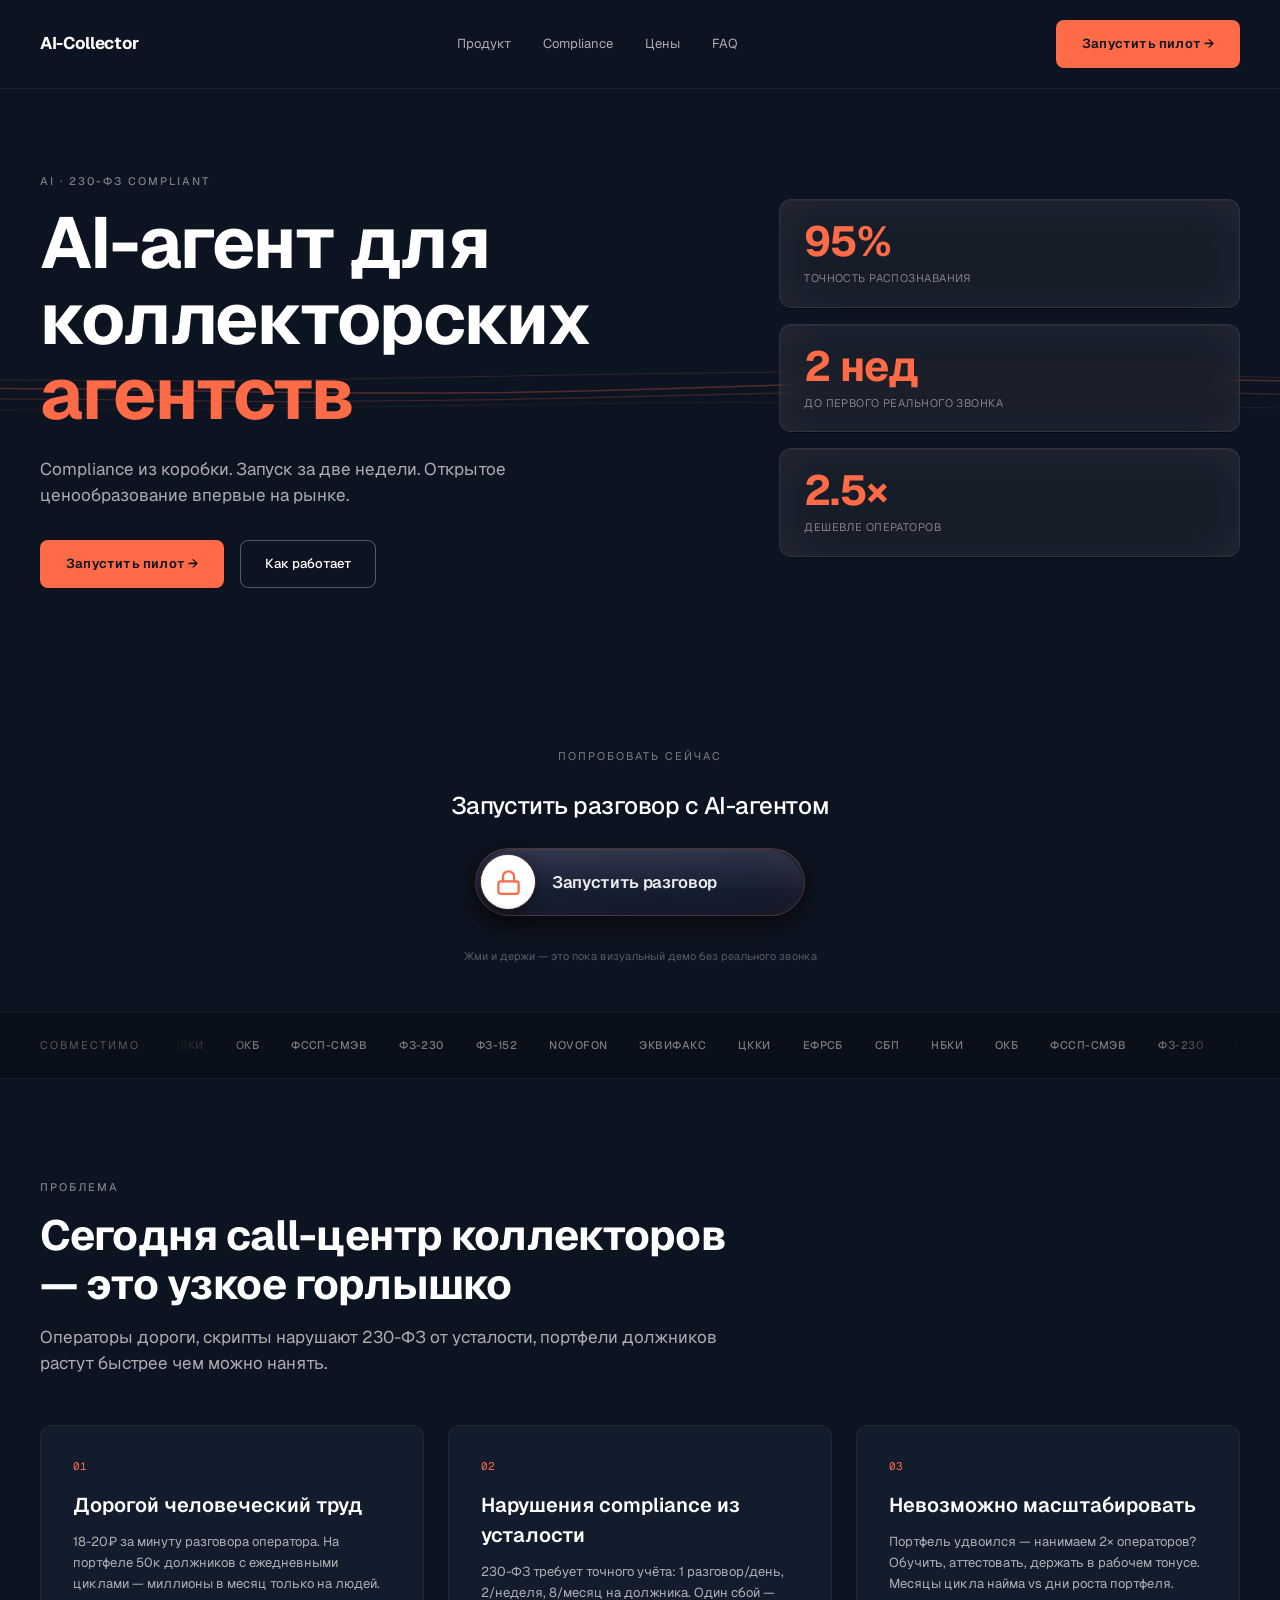
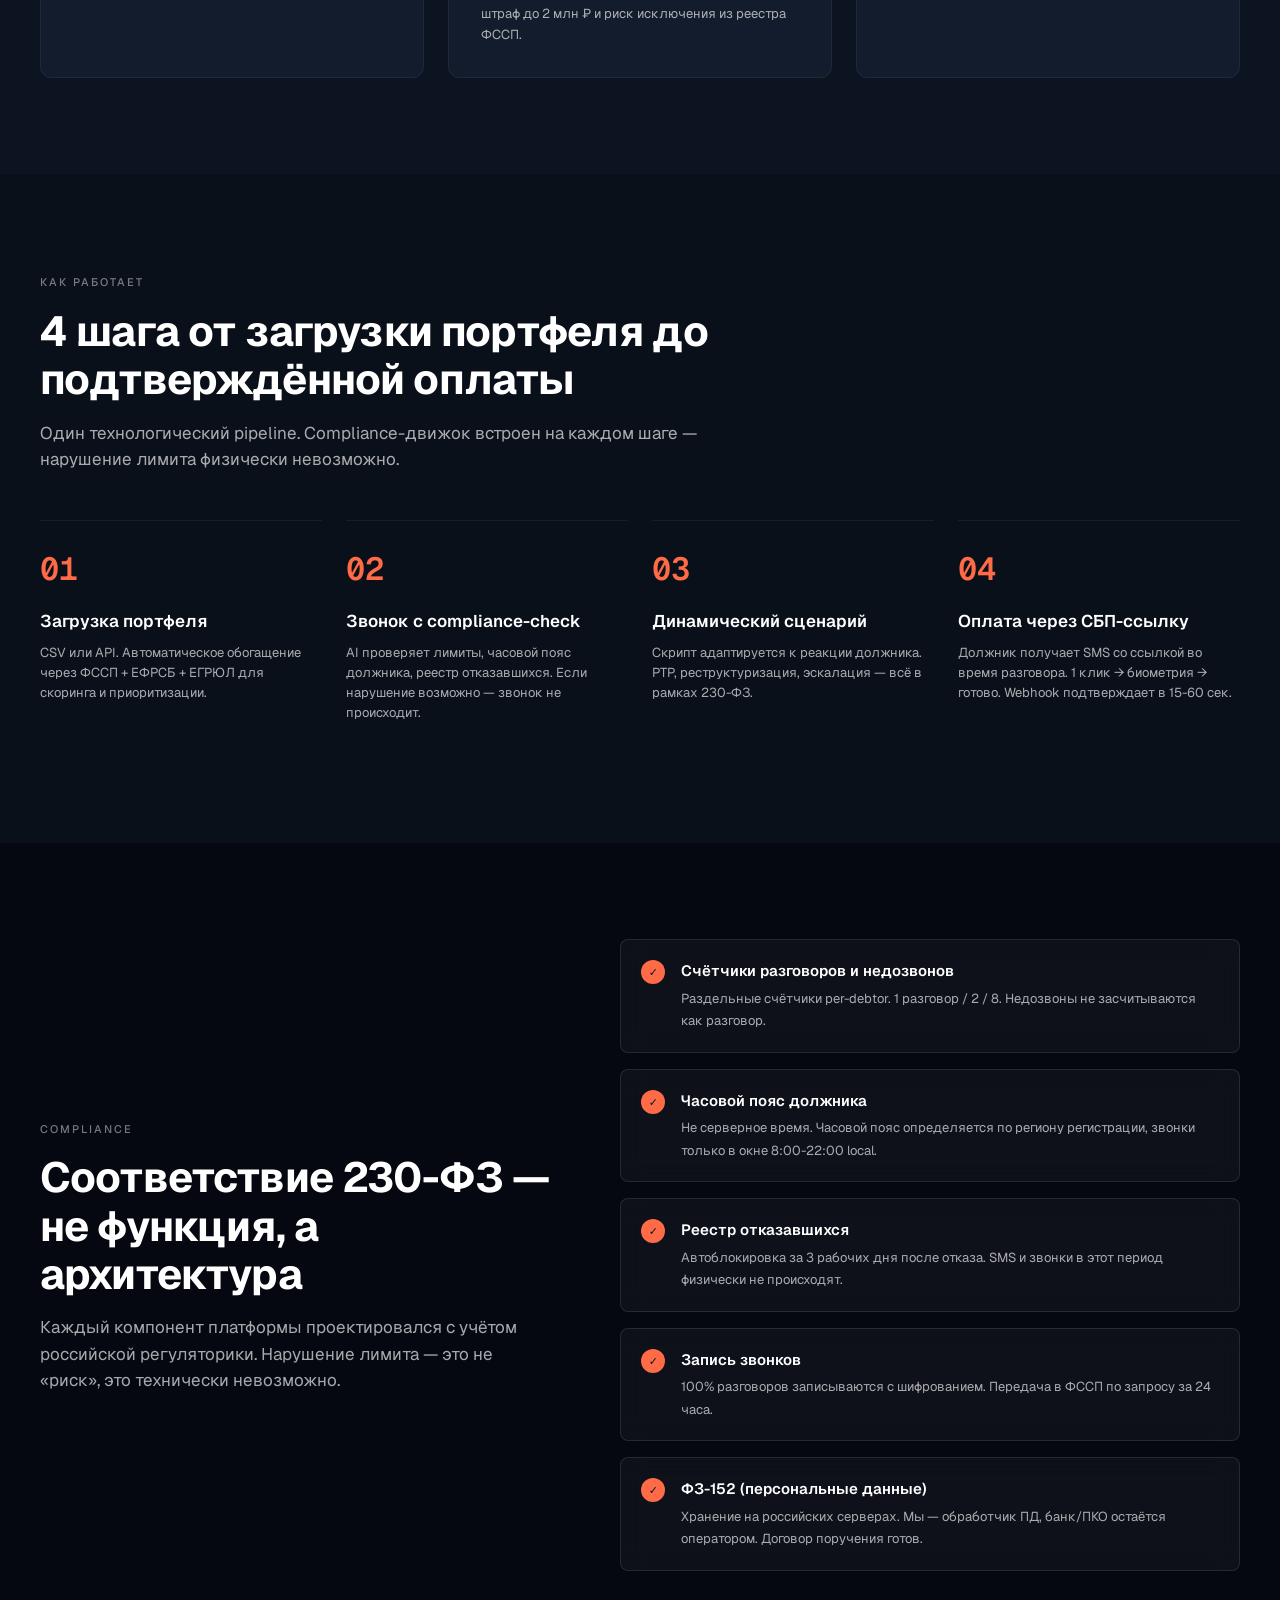
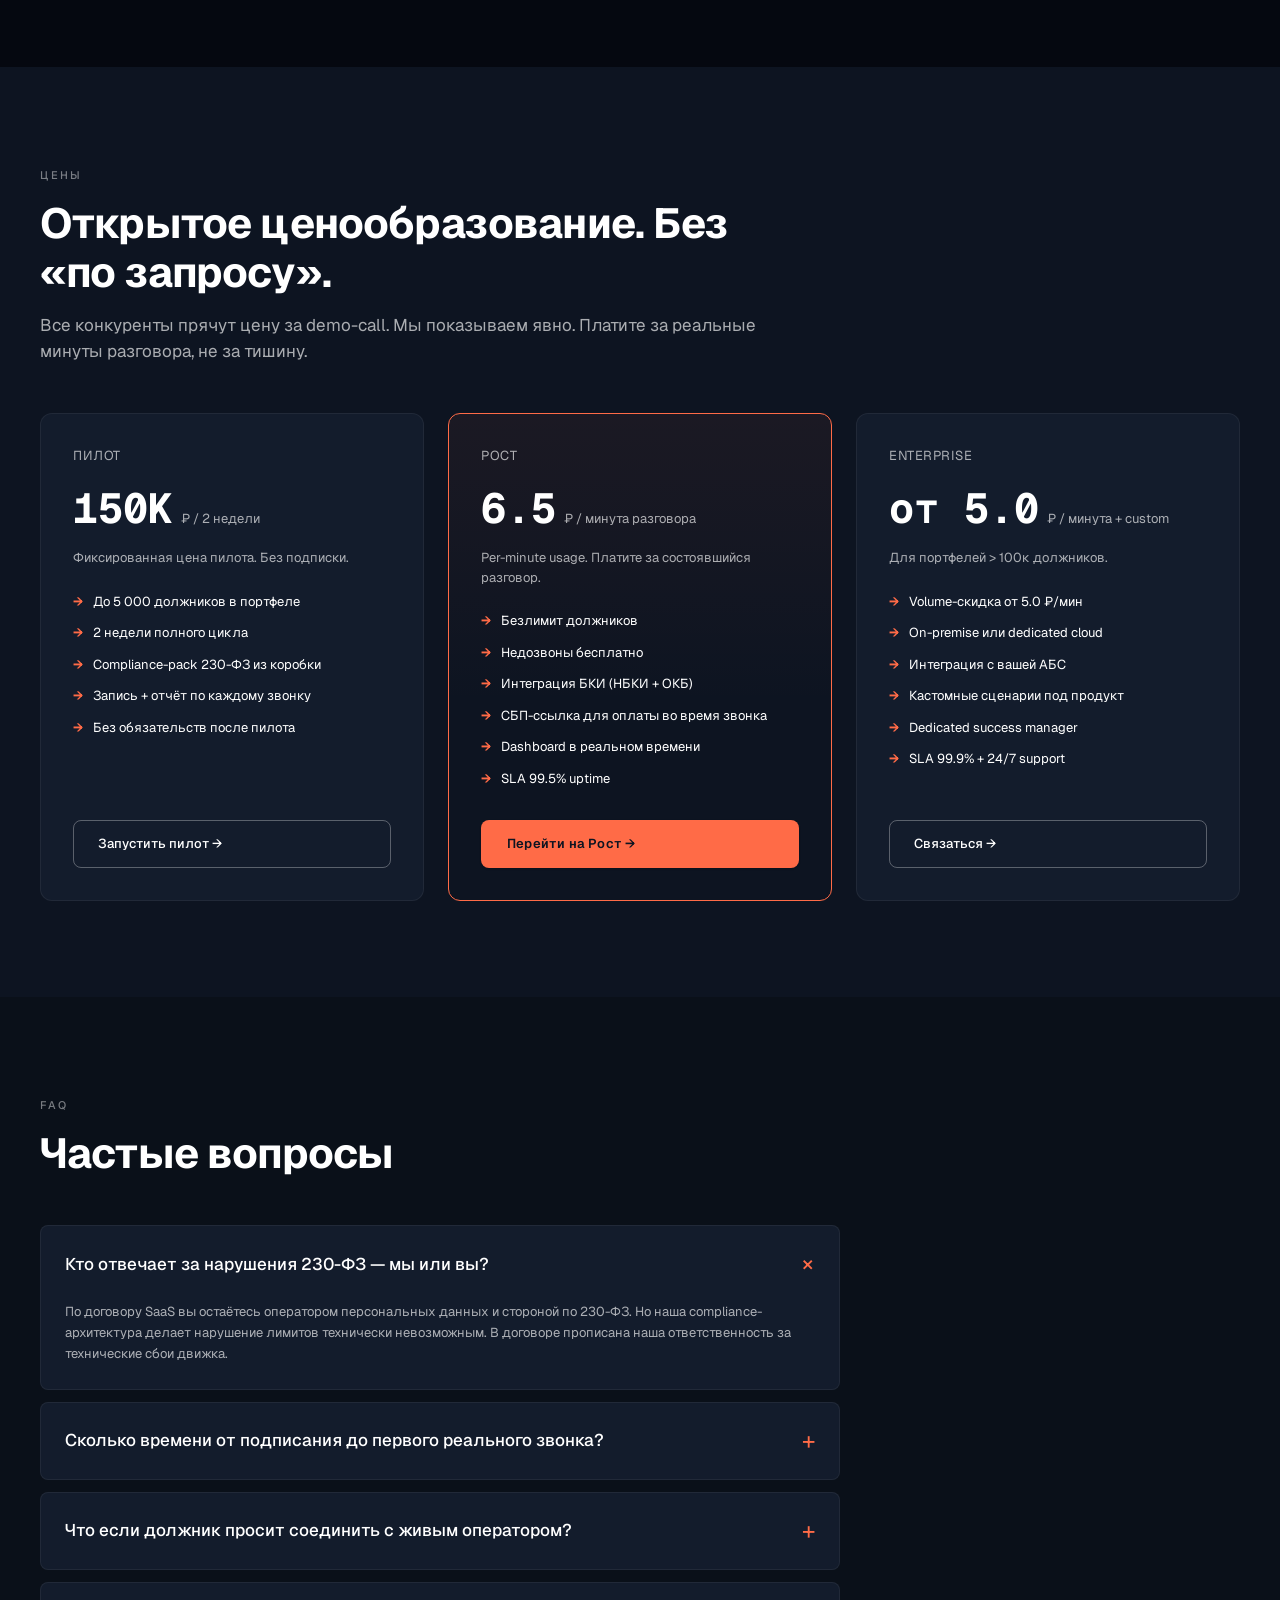
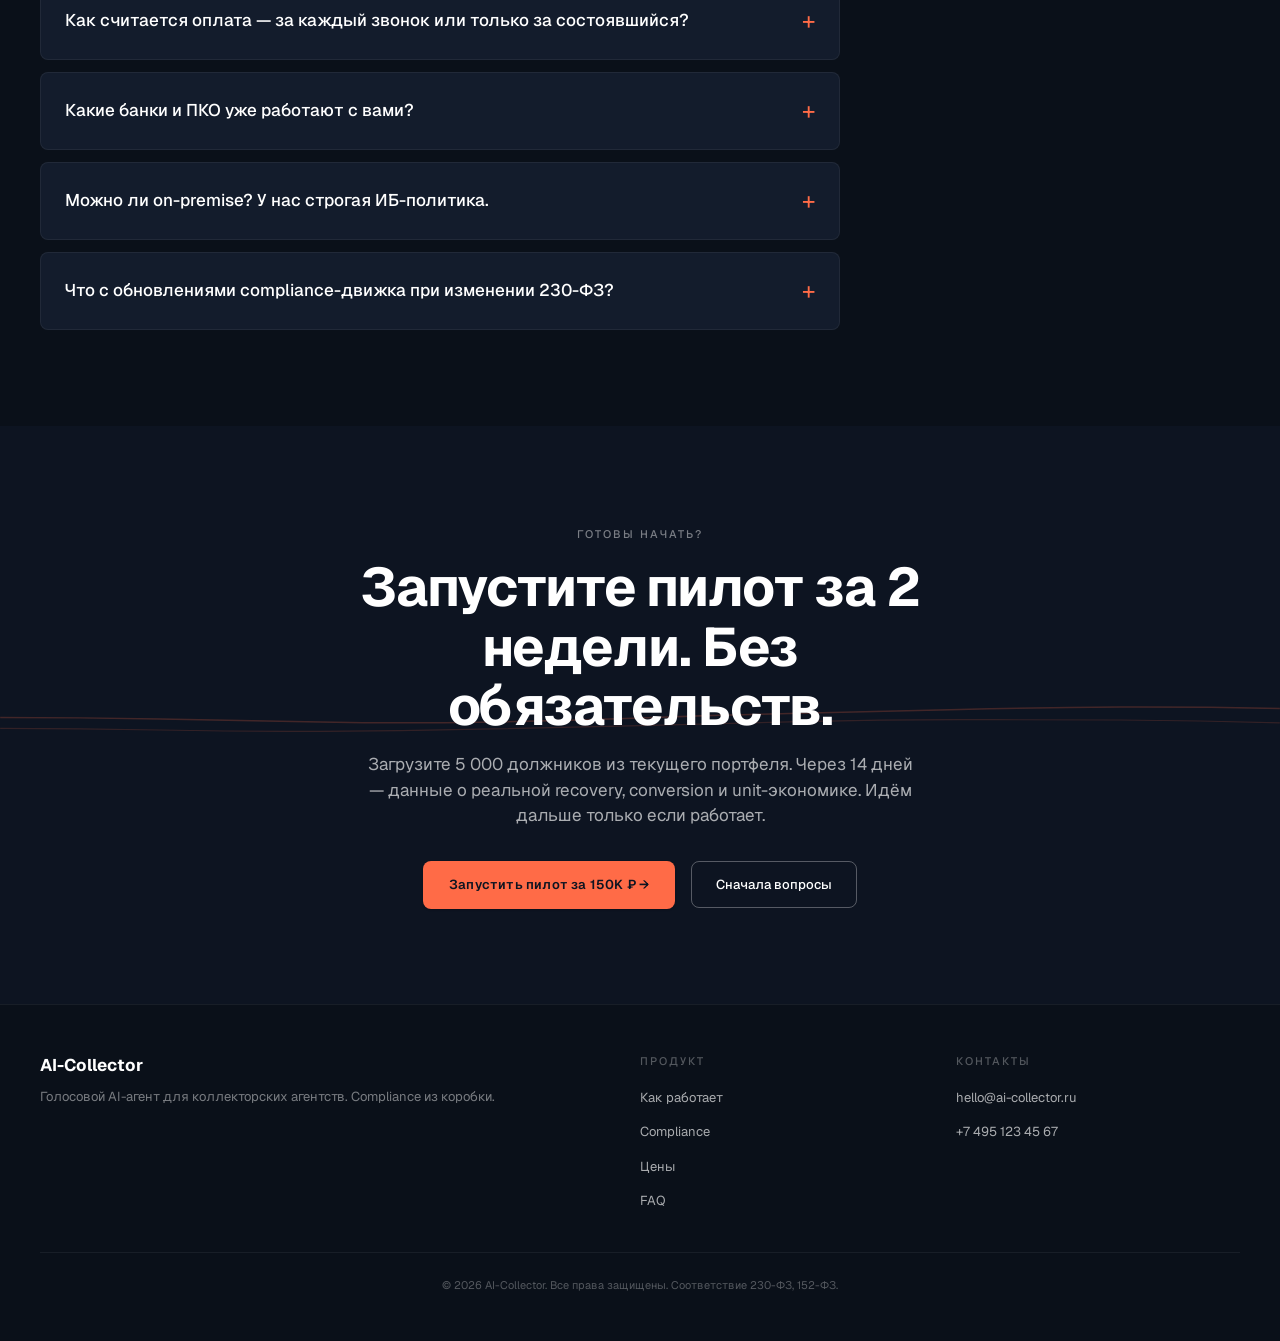
<file: index.html>
<!DOCTYPE html>
<html lang="ru">
<head>
  <meta charset="UTF-8">
  <meta name="viewport" content="width=device-width, initial-scale=1.0">
  <title>AI-Collector — голосовой AI-агент для коллекторских агентств</title>
  <meta name="description" content="Compliance из коробки. Запуск за две недели. Открытое ценообразование впервые на рынке российских коллекторских ПКО.">

  <!-- SEO -->
  <link rel="canonical" href="https://shmelkovfedor.github.io/ai-collector-site/">
  <meta name="keywords" content="AI коллектор, голосовой бот, 230-ФЗ, коллекторские агентства, ПКО, взыскание задолженности">

  <!-- Open Graph -->
  <meta property="og:type" content="website">
  <meta property="og:title" content="AI-Collector — голосовой AI-агент для коллекторских агентств">
  <meta property="og:description" content="Compliance из коробки. Запуск за две недели. Открытое ценообразование впервые на рынке.">
  <meta property="og:image" content="https://shmelkovfedor.github.io/ai-collector-site/assets/og-image.png">
  <meta property="og:url" content="https://shmelkovfedor.github.io/ai-collector-site/">

  <!-- Twitter -->
  <meta name="twitter:card" content="summary_large_image">
  <meta name="twitter:title" content="AI-Collector — голосовой AI-агент для коллекторских агентств">
  <meta name="twitter:description" content="Compliance из коробки. Запуск за две недели.">
  <meta name="twitter:image" content="https://shmelkovfedor.github.io/ai-collector-site/assets/og-image.png">

  <!-- Favicon -->
  <link rel="icon" type="image/svg+xml" href="assets/favicon.svg">
  <link rel="apple-touch-icon" href="assets/apple-touch-icon.png">

  <!-- Geist font from Google Fonts CDN -->
  <link rel="preconnect" href="https://fonts.googleapis.com">
  <link rel="preconnect" href="https://fonts.gstatic.com" crossorigin>
  <link href="https://fonts.googleapis.com/css2?family=Geist:wght@400;500;600;700&family=Geist+Mono:wght@500;600&display=swap" rel="stylesheet">

  <style>
    /* ============================================
       AI-Collector — Design Tokens
       Source: <vault>/Проекты/AI-Collector/DESIGN.md
       ============================================ */

    * { margin: 0; padding: 0; box-sizing: border-box; }

    :root {
      --bg: #0D1421;
      --bg-alt: #0a1019;
      --bg-surface: #131C2C;
      --ink: #FFFFFF;
      --ink-muted: rgba(255,255,255,0.65);
      --ink-subtle: rgba(255,255,255,0.45);
      --ink-quiet: rgba(255,255,255,0.30);
      --accent: #FF6B47;
      --accent-deep: #E04E29;
      --accent-soft: rgba(255,107,71,0.12);
      --glass-bg: rgba(255,255,255,0.04);
      --glass-border: rgba(255,255,255,0.10);
      --hairline: rgba(255,255,255,0.06);
      --font-sans: 'Geist', -apple-system, system-ui, sans-serif;
      --font-mono: 'Geist Mono', ui-monospace, monospace;
      --text-xs: 11px;
      --text-sm: 13px;
      --text-base: 15px;
      --text-md: 17px;
      --text-lg: 20px;
      --text-xl: 24px;
      --text-2xl: 32px;
      --text-3xl: 42px;
      --text-4xl: 54px;
      --text-hero: 72px;
      --ls-tight: -0.02em;
      --ls-normal: 0;
      --ls-wide: 0.04em;
      --ls-extra: 2px;
      --space-1: 4px;
      --space-2: 8px;
      --space-3: 12px;
      --space-4: 16px;
      --space-5: 20px;
      --space-6: 24px;
      --space-8: 32px;
      --space-10: 40px;
      --space-12: 48px;
      --space-16: 64px;
      --space-20: 80px;
      --space-24: 96px;
      --space-32: 128px;
      --radius-sm: 4px;
      --radius-md: 8px;
      --radius-lg: 12px;
      --radius-full: 9999px;
    }

    html, body {
      background: var(--bg);
      color: var(--ink);
      font-family: var(--font-sans);
      font-size: var(--text-base);
      line-height: 1.5;
      -webkit-font-smoothing: antialiased;
      -moz-osx-font-smoothing: grayscale;
    }

    body { overflow-x: hidden; }
    a { color: inherit; text-decoration: none; }
    button { font-family: inherit; cursor: pointer; border: none; background: none; }

    .container {
      max-width: 1280px;
      margin: 0 auto;
      padding: 0 var(--space-10);
    }

    @media (max-width: 768px) {
      .container { padding: 0 var(--space-6); }
    }

    /* ============================================
       Components
       ============================================ */

    .eyebrow {
      font-size: var(--text-xs);
      letter-spacing: var(--ls-extra);
      text-transform: uppercase;
      color: var(--ink-subtle);
      font-weight: 500;
      display: inline-block;
      margin-bottom: var(--space-4);
    }

    .glass-card {
      background: var(--glass-bg);
      border: 1px solid var(--glass-border);
      backdrop-filter: blur(12px);
      -webkit-backdrop-filter: blur(12px);
      border-radius: var(--radius-lg);
      padding: var(--space-5) var(--space-6);
      box-shadow:
        inset 4px 4px 50px 0 rgba(255, 255, 255, 0.06),
        inset 0 1px 0 0 rgba(255, 255, 255, 0.04),
        0 1px 0 0 rgba(0, 0, 0, 0.4);
      transition: box-shadow 0.4s ease, transform 0.4s ease;
    }

    .glass-card:hover {
      box-shadow:
        inset 4px 4px 50px 0 rgba(255, 107, 71, 0.1),
        inset 0 1px 0 0 rgba(255, 255, 255, 0.08),
        0 8px 32px 0 rgba(255, 107, 71, 0.12);
      transform: translateY(-2px);
    }

    .glass-card-metric {
      font-family: var(--font-sans);
      font-size: var(--text-3xl);
      font-weight: 700;
      color: var(--accent);
      font-variant-numeric: tabular-nums;
      line-height: 1;
      letter-spacing: var(--ls-tight);
    }

    .glass-card-label {
      font-size: var(--text-xs);
      color: var(--ink-subtle);
      margin-top: var(--space-2);
      letter-spacing: var(--ls-wide);
      text-transform: uppercase;
    }

    .cta-primary {
      background: var(--accent);
      color: var(--bg);
      padding: 14px 26px;
      border-radius: var(--radius-md);
      font-weight: 600;
      font-size: var(--text-sm);
      letter-spacing: 0.2px;
      transition: background-color 200ms ease, transform 300ms cubic-bezier(0.2, 0.8, 0.2, 1), box-shadow 300ms ease;
      display: inline-flex;
      align-items: center;
      gap: 8px;
      will-change: transform;
      box-shadow: 0 1px 2px rgba(0, 0, 0, 0.2);
    }

    .cta-primary:hover {
      background: var(--accent-deep);
      transform: translateY(-2px);
      box-shadow:
        0 12px 28px rgba(255, 107, 71, 0.32),
        0 4px 8px rgba(255, 107, 71, 0.18);
    }

    .cta-primary:active {
      transform: translateY(0);
      box-shadow: 0 2px 4px rgba(255, 107, 71, 0.2);
      transition-duration: 80ms;
    }

    .cta-ghost {
      background: transparent;
      color: var(--ink);
      border: 1px solid var(--ink-quiet);
      padding: 13px 24px;
      border-radius: var(--radius-md);
      font-weight: 500;
      font-size: var(--text-sm);
      transition: border-color 120ms ease-out, background-color 120ms ease-out;
      display: inline-flex;
      align-items: center;
      gap: 8px;
    }

    .cta-ghost:hover {
      border-color: var(--ink-subtle);
      background: rgba(255,255,255,0.02);
    }

    .voice-wave {
      position: absolute;
      top: 50%;
      left: 0;
      width: 100%;
      height: 200px;
      transform: translateY(-50%);
      pointer-events: none;
      z-index: 0;
    }

    @keyframes wave-breath {
      0%, 100% { opacity: var(--wave-min); }
      50%      { opacity: var(--wave-max); }
    }

    .voice-wave path {
      animation: wave-breath ease-in-out infinite;
      will-change: opacity;
      transition: stroke-width 0.8s cubic-bezier(0.4, 0, 0.2, 1);
    }
    .voice-wave path:nth-child(1) { --wave-min: 0.18; --wave-max: 0.42; animation-duration: 3.2s; animation-delay: 0s;    }
    .voice-wave path:nth-child(2) { --wave-min: 0.12; --wave-max: 0.30; animation-duration: 2.8s; animation-delay: -0.5s; }
    .voice-wave path:nth-child(3) { --wave-min: 0.10; --wave-max: 0.24; animation-duration: 3.6s; animation-delay: -1.0s; }
    .voice-wave path:nth-child(4) { --wave-min: 0.08; --wave-max: 0.20; animation-duration: 4.0s; animation-delay: -1.5s; }

    /* Active state: AI talks → waves get louder, brighter, faster */
    .voice-wave.active path { stroke-width: 2.2; }
    .voice-wave.active path:nth-child(1) { --wave-min: 0.55; --wave-max: 0.85; animation-duration: 0.8s; }
    .voice-wave.active path:nth-child(2) { --wave-min: 0.40; --wave-max: 0.70; animation-duration: 0.7s; }
    .voice-wave.active path:nth-child(3) { --wave-min: 0.30; --wave-max: 0.55; animation-duration: 0.9s; }
    .voice-wave.active path:nth-child(4) { --wave-min: 0.22; --wave-max: 0.42; animation-duration: 0.6s; }

    @media (prefers-reduced-motion: reduce) {
      .voice-wave path { animation: none; }
    }

    /* ============================================
       Top Navigation
       ============================================ */

    .nav {
      background: var(--bg);
      padding: var(--space-5) 0;
      border-bottom: 1px solid var(--hairline);
      position: sticky;
      top: 0;
      z-index: 100;
    }

    .nav-inner {
      display: flex;
      justify-content: space-between;
      align-items: center;
    }

    .nav-logo {
      font-weight: 700;
      font-size: var(--text-md);
      letter-spacing: var(--ls-tight);
      color: var(--ink);
    }

    .nav-links {
      display: flex;
      gap: var(--space-8);
    }

    .nav-link {
      color: var(--ink-muted);
      font-size: var(--text-sm);
      transition: color 120ms ease-out;
    }

    .nav-link:hover { color: var(--ink); }

    @media (max-width: 768px) {
      .nav-links { display: none; }
    }

    /* ============================================
       Hero Section (asymmetric 60/40 — signature)
       ============================================ */

    .hero {
      background: var(--bg);
      padding: var(--space-20) 0 var(--space-24);
      position: relative;
      overflow: hidden;
    }

    .hero-grid {
      display: grid;
      grid-template-columns: 1.5fr 1fr;
      gap: var(--space-12);
      align-items: center;
      position: relative;
      z-index: 1;
    }

    .hero-headline {
      font-size: var(--text-hero);
      font-weight: 700;
      line-height: 1.05;
      letter-spacing: var(--ls-tight);
      color: var(--ink);
      margin-bottom: var(--space-6);
    }

    .hero-headline .accent { color: var(--accent); }

    .hero-subhead {
      font-size: var(--text-md);
      color: var(--ink-muted);
      line-height: 1.55;
      margin-bottom: var(--space-8);
      max-width: 480px;
    }

    .hero-cta-row {
      display: flex;
      gap: var(--space-4);
      align-items: center;
    }

    .hero-metrics {
      display: flex;
      flex-direction: column;
      gap: var(--space-4);
    }

    @media (max-width: 1024px) {
      .hero-grid { grid-template-columns: 1fr; }
      .hero-headline { font-size: var(--text-4xl); }
      .hero-metrics { flex-direction: row; flex-wrap: wrap; }
      .hero-metrics .glass-card { flex: 1 1 30%; }
    }

    @media (max-width: 640px) {
      .hero-headline { font-size: 38px; }
      .hero-metrics { flex-direction: column; }
    }

    /* ============================================
       Logos Band
       ============================================ */

    .logos-band {
      background: var(--bg-alt);
      padding: var(--space-6) 0;
      border-top: 1px solid var(--hairline);
      border-bottom: 1px solid var(--hairline);
    }

    .logos-band-inner {
      display: flex;
      justify-content: space-between;
      align-items: center;
      gap: var(--space-8);
    }

    .logos-band-label {
      color: var(--ink-quiet);
      font-size: var(--text-xs);
      letter-spacing: var(--ls-extra);
      text-transform: uppercase;
      flex-shrink: 0;
    }

    .logos-list {
      flex: 1;
      overflow: hidden;
      position: relative;
      mask-image: linear-gradient(90deg, transparent 0, #000 8%, #000 92%, transparent 100%);
      -webkit-mask-image: linear-gradient(90deg, transparent 0, #000 8%, #000 92%, transparent 100%);
    }

    .logos-track {
      display: flex;
      gap: var(--space-8);
      width: max-content;
      color: var(--ink-subtle);
      font-size: var(--text-xs);
      letter-spacing: var(--ls-wide);
      text-transform: uppercase;
      font-weight: 500;
      animation: marquee 32s linear infinite;
    }

    .logos-track > span {
      flex-shrink: 0;
    }

    @keyframes marquee {
      from { transform: translateX(0); }
      to   { transform: translateX(-50%); }
    }

    @media (prefers-reduced-motion: reduce) {
      .logos-track { animation: none; }
    }

    @media (max-width: 768px) {
      .logos-band-inner { flex-direction: column; gap: var(--space-4); align-items: stretch; }
      .logos-band-label { text-align: center; }
    }

    /* ============================================
       Section base + Problem
       ============================================ */

    .section {
      padding: var(--space-24) 0;
      background: var(--bg);
    }

    .section-header {
      text-align: left;
      margin-bottom: var(--space-12);
      max-width: 720px;
    }

    .section-title {
      font-size: var(--text-3xl);
      font-weight: 700;
      letter-spacing: var(--ls-tight);
      line-height: 1.15;
      color: var(--ink);
      margin-bottom: var(--space-4);
    }

    .section-subtitle {
      font-size: var(--text-md);
      color: var(--ink-muted);
      line-height: 1.55;
    }

    .problem-grid {
      display: grid;
      grid-template-columns: repeat(3, 1fr);
      gap: var(--space-6);
    }

    .problem-card {
      padding: var(--space-8);
      border: 1px solid var(--hairline);
      border-radius: var(--radius-lg);
      background: var(--bg-surface);
    }

    .problem-card-num {
      font-family: var(--font-mono);
      font-size: var(--text-xs);
      letter-spacing: var(--ls-wide);
      color: var(--accent);
      margin-bottom: var(--space-4);
    }

    .problem-card-title {
      font-size: var(--text-lg);
      font-weight: 600;
      margin-bottom: var(--space-3);
      color: var(--ink);
    }

    .problem-card-body {
      font-size: var(--text-sm);
      color: var(--ink-muted);
      line-height: 1.6;
    }

    @media (max-width: 1024px) {
      .problem-grid { grid-template-columns: 1fr; }
    }

    /* ============================================
       How it Works (4-step pipeline)
       ============================================ */

    .how-grid {
      display: grid;
      grid-template-columns: repeat(4, 1fr);
      gap: var(--space-6);
    }

    .how-step {
      padding: var(--space-6) 0;
      border-top: 1px solid var(--hairline);
      position: relative;
    }

    .how-step-num {
      font-family: var(--font-mono);
      font-size: var(--text-2xl);
      font-weight: 600;
      color: var(--accent);
      font-variant-numeric: tabular-nums;
      margin-bottom: var(--space-4);
    }

    .how-step-title {
      font-size: var(--text-md);
      font-weight: 600;
      margin-bottom: var(--space-2);
      color: var(--ink);
    }

    .how-step-body {
      font-size: var(--text-sm);
      color: var(--ink-muted);
      line-height: 1.55;
    }

    @media (max-width: 1024px) {
      .how-grid { grid-template-columns: repeat(2, 1fr); }
    }

    @media (max-width: 640px) {
      .how-grid { grid-template-columns: 1fr; }
    }

    /* ============================================
       Compliance (darkest contrast)
       ============================================ */

    .compliance {
      padding: var(--space-24) 0;
      background: #050810;
      position: relative;
      overflow: hidden;
    }

    .compliance-grid {
      display: grid;
      grid-template-columns: 1fr 1.2fr;
      gap: var(--space-16);
      align-items: center;
    }

    .compliance-list {
      display: flex;
      flex-direction: column;
      gap: var(--space-4);
    }

    .compliance-item {
      display: flex;
      gap: var(--space-4);
      align-items: flex-start;
      padding: var(--space-5);
      background: var(--glass-bg);
      border: 1px solid var(--glass-border);
      backdrop-filter: blur(12px);
      -webkit-backdrop-filter: blur(12px);
      border-radius: var(--radius-md);
    }

    .compliance-item-mark {
      flex-shrink: 0;
      width: 24px;
      height: 24px;
      border-radius: var(--radius-full);
      background: var(--accent);
      color: var(--bg);
      display: flex;
      align-items: center;
      justify-content: center;
      font-weight: 700;
      font-size: var(--text-xs);
    }

    .compliance-item-text strong {
      display: block;
      font-size: var(--text-base);
      font-weight: 600;
      margin-bottom: var(--space-1);
      color: var(--ink);
    }

    .compliance-item-text span {
      font-size: var(--text-sm);
      color: var(--ink-muted);
      line-height: 1.55;
    }

    @media (max-width: 1024px) {
      .compliance-grid { grid-template-columns: 1fr; gap: var(--space-12); }
    }

    /* ============================================
       Pricing (3 tiers)
       ============================================ */

    .pricing-grid {
      display: grid;
      grid-template-columns: repeat(3, 1fr);
      gap: var(--space-6);
    }

    .pricing-card {
      padding: var(--space-8);
      border: 1px solid var(--hairline);
      border-radius: var(--radius-lg);
      background: var(--bg-surface);
      display: flex;
      flex-direction: column;
    }

    .pricing-card.featured {
      border-color: var(--accent);
      background: linear-gradient(180deg, rgba(255,107,71,0.06), transparent 60%);
    }

    .pricing-tier {
      font-size: var(--text-sm);
      color: var(--ink-muted);
      letter-spacing: var(--ls-wide);
      text-transform: uppercase;
      margin-bottom: var(--space-3);
    }

    .pricing-price {
      display: flex;
      align-items: baseline;
      gap: var(--space-2);
      margin-bottom: var(--space-2);
    }

    .pricing-price-amount {
      font-family: var(--font-mono);
      font-size: var(--text-3xl);
      font-weight: 700;
      color: var(--ink);
    }

    .pricing-price-unit {
      font-size: var(--text-sm);
      color: var(--ink-muted);
    }

    .pricing-tagline {
      font-size: var(--text-sm);
      color: var(--ink-muted);
      margin-bottom: var(--space-6);
    }

    .pricing-features {
      list-style: none;
      display: flex;
      flex-direction: column;
      gap: var(--space-3);
      margin-bottom: var(--space-8);
      flex-grow: 1;
    }

    .pricing-features li {
      font-size: var(--text-sm);
      color: var(--ink);
      padding-left: var(--space-5);
      position: relative;
    }

    .pricing-features li::before {
      content: "\2192";
      position: absolute;
      left: 0;
      color: var(--accent);
      font-weight: 700;
    }

    @media (max-width: 1024px) {
      .pricing-grid { grid-template-columns: 1fr; }
    }

    /* ============================================
       FAQ (accordion via <details>)
       ============================================ */

    .faq-list {
      display: flex;
      flex-direction: column;
      gap: var(--space-3);
      max-width: 800px;
    }

    .faq-item {
      border: 1px solid var(--hairline);
      border-radius: var(--radius-md);
      background: var(--bg-surface);
      overflow: hidden;
    }

    .faq-item summary {
      padding: var(--space-5) var(--space-6);
      font-size: var(--text-md);
      font-weight: 500;
      color: var(--ink);
      cursor: pointer;
      list-style: none;
      display: flex;
      justify-content: space-between;
      align-items: center;
      user-select: none;
    }

    .faq-item summary::-webkit-details-marker { display: none; }

    .faq-item summary::after {
      content: "+";
      color: var(--accent);
      font-size: var(--text-xl);
      font-weight: 400;
      transition: transform 200ms ease-out;
    }

    .faq-item[open] summary::after {
      transform: rotate(45deg);
    }

    .faq-item-body {
      padding: 0 var(--space-6) var(--space-6);
      font-size: var(--text-sm);
      color: var(--ink-muted);
      line-height: 1.6;
    }

    /* ============================================
       Final CTA + Footer
       ============================================ */

    .final-cta {
      padding: var(--space-24) 0;
      background: var(--bg);
      text-align: center;
      position: relative;
      overflow: hidden;
    }

    .final-cta-title {
      font-size: var(--text-4xl);
      font-weight: 700;
      letter-spacing: var(--ls-tight);
      line-height: 1.1;
      color: var(--ink);
      margin-bottom: var(--space-4);
      max-width: 700px;
      margin-left: auto;
      margin-right: auto;
    }

    .final-cta-subtitle {
      font-size: var(--text-md);
      color: var(--ink-muted);
      margin-bottom: var(--space-8);
      max-width: 560px;
      margin-left: auto;
      margin-right: auto;
    }

    .footer {
      padding: var(--space-12) 0;
      background: var(--bg-alt);
      border-top: 1px solid var(--hairline);
    }

    .footer-inner {
      display: grid;
      grid-template-columns: 2fr 1fr 1fr;
      gap: var(--space-8);
      align-items: start;
    }

    .footer-brand {
      font-weight: 700;
      font-size: var(--text-md);
      margin-bottom: var(--space-2);
    }

    .footer-tagline {
      font-size: var(--text-sm);
      color: var(--ink-subtle);
    }

    .footer-col h4 {
      font-size: var(--text-xs);
      letter-spacing: var(--ls-extra);
      text-transform: uppercase;
      color: var(--ink-quiet);
      font-weight: 500;
      margin-bottom: var(--space-4);
    }

    .footer-col ul {
      list-style: none;
      display: flex;
      flex-direction: column;
      gap: var(--space-3);
    }

    .footer-col a {
      color: var(--ink-muted);
      font-size: var(--text-sm);
      display: inline-block;
      padding: 12px 0;
      margin: -12px 0;
      transition: color 120ms ease-out;
    }

    .footer-col a:hover {
      color: var(--ink);
    }

    .footer-bottom {
      margin-top: var(--space-10);
      padding-top: var(--space-6);
      border-top: 1px solid var(--hairline);
      font-size: var(--text-xs);
      color: var(--ink-quiet);
      text-align: center;
    }

    @media (max-width: 768px) {
      .footer-inner { grid-template-columns: 1fr; gap: var(--space-6); }
      .final-cta-title { font-size: var(--text-2xl); }
    }

    /* ============================================
       Scroll-reveal motion
       ============================================ */

    .reveal {
      opacity: 0;
      transform: translateY(8px);
      transition: opacity 400ms ease-out, transform 400ms ease-out;
    }

    .reveal.visible {
      opacity: 1;
      transform: translateY(0);
    }

    @media (prefers-reduced-motion: reduce) {
      .reveal {
        opacity: 1;
        transform: none;
        transition: none;
      }
    }

    /* ============================================
       TRY-AGENT SECTION + Uiverse Liquid Swipe Button
       Source: https://uiverse.io (UserNameSekhar)
       NOTE: оригинальный light-glass — будем итерировать под наш dark navy-coral
       ============================================ */

    .try-agent {
      padding: var(--space-16) 0 var(--space-12);
      background: var(--bg);
      display: flex;
      flex-direction: column;
      align-items: center;
      gap: var(--space-6);
    }

    .try-agent-label {
      font-size: var(--text-xs);
      letter-spacing: var(--ls-extra);
      text-transform: uppercase;
      color: var(--ink-subtle);
    }

    .try-agent-headline {
      font-size: var(--text-xl);
      font-weight: 500;
      color: var(--ink);
      text-align: center;
      letter-spacing: var(--ls-tight);
    }

    .try-agent-hint {
      font-size: var(--text-xs);
      color: var(--ink-quiet);
      margin-top: var(--space-2);
    }

    /* Uiverse Liquid Swipe — adapted to AI-Collector navy-coral */
    .liquid-container {
      --button-width: 22em;
      --button-height: 4.5em;
      --handle-size: 3.6em;
      --border-radius: 2.6em;
      --travel-distance: calc(var(--button-width) - var(--handle-size) - 0.8em);
      --primary-color: #FF6B47;
      --success-color: #FF6B47;
      --success-deep: #E04E29;
      --glass-bg: rgba(255, 255, 255, 0.04);
      --text-color: rgba(255, 255, 255, 0.92);
      --handle-color: #FFFFFF;
      --button-bg-1: #1b2540;
      --button-bg-2: #0f1828;
      font-family: var(--font-sans);
      max-width: var(--button-width);
      max-height: 27.75em;
      perspective: 1000px;
    }
    .liquid-input { position: absolute; opacity: 0; pointer-events: none; }
    .liquid-button {
      position: relative; display: block;
      width: var(--button-width); height: var(--button-height);
      cursor: pointer; user-select: none; outline: none;
      transform-style: preserve-3d;
      transition: transform 0.4s ease;
    }
    .liquid-button:hover { transform: rotateX(8deg) rotateY(-10deg) scale(1.02); }
    .button-bg {
      position: relative; width: 100%; height: 100%;
      border-radius: var(--border-radius);
      background: linear-gradient(175deg, var(--button-bg-1) 0%, var(--button-bg-2) 100%);
      border: 1px solid rgba(255, 107, 71, 0.25);
      box-shadow:
        0 0.6em 1.6em rgba(0, 0, 0, 0.55),
        inset 4px 4px 50px 0 rgba(255, 107, 71, 0.06),
        inset 0 1px 0 0 rgba(255, 255, 255, 0.05);
      overflow: hidden;
      transition: all 0.6s cubic-bezier(0.23, 1, 0.32, 1), transform 0.4s ease;
      animation: gentle-float 4s ease-in-out infinite;
    }
    @keyframes gentle-float {
      0%, 100% { transform: translateY(0); }
      50% { transform: translateY(-0.2em); }
    }
    .glass-layer {
      position: absolute; top: 0; left: 0; right: 0; height: 60%;
      background: linear-gradient(180deg, rgba(255,255,255,0.08) 0%, rgba(255,255,255,0.01) 100%);
      border-radius: var(--border-radius) var(--border-radius) 0 0;
      pointer-events: none;
    }
    .reflex-shine {
      position: absolute; top: 0; left: -100%; width: 100%; height: 100%;
      background: linear-gradient(90deg, transparent 0%, rgba(255, 107, 71, 0.35) 50%, transparent 100%);
      transform: skewX(-25deg);
      transition: left 0.8s cubic-bezier(0.4, 0, 0.2, 1);
      pointer-events: none;
    }
    .liquid-button:hover .reflex-shine { left: 100%; }
    .liquid-waves { position: absolute; inset: 0; pointer-events: none; opacity: 0; transition: opacity 0.5s ease; }
    .wave {
      position: absolute; width: 200%; height: 200%; left: -50%; top: -50%;
      border-radius: 45%; animation-play-state: paused;
    }
    .wave-1 { background: radial-gradient(ellipse at center, rgba(255, 107, 71, 0.32) 0%, transparent 70%); animation: wave-rotate 8s linear infinite; filter: blur(0.3em); }
    .wave-2 { background: radial-gradient(ellipse at center, rgba(255, 107, 71, 0.22) 0%, transparent 70%); animation: wave-rotate 12s linear infinite reverse; filter: blur(0.4em); }
    .wave-3 { background: radial-gradient(ellipse at center, rgba(255, 107, 71, 0.15) 0%, transparent 70%); animation: wave-rotate 15s linear infinite; filter: blur(0.5em); }
    @keyframes wave-rotate { 0% { transform: rotate(0deg);} 100% { transform: rotate(360deg);} }
    .liquid-button:hover .liquid-waves { opacity: 1; }
    .liquid-button:hover .wave { animation-play-state: running; }
    .bubble-system { position: absolute; inset: 0; pointer-events: none; overflow: hidden; }
    .bubble {
      position: absolute; border-radius: 50%;
      background: radial-gradient(circle at 30% 30%, rgba(255, 107, 71, 0.7), rgba(255, 107, 71, 0.2));
      opacity: 0;
      animation: bubble-rise var(--duration, 3s) ease-in-out infinite var(--delay, 0s);
      animation-play-state: paused;
    }
    .bubble-1 { width: 0.4em; height: 0.4em; left: 15%; --duration: 3s; --delay: 0s; }
    .bubble-2 { width: 0.3em; height: 0.3em; left: 25%; --duration: 4s; --delay: 0.5s; }
    .bubble-3 { width: 0.5em; height: 0.5em; left: 35%; --duration: 3.5s; --delay: 1s; }
    .bubble-4 { width: 0.25em; height: 0.25em; left: 50%; --duration: 4.5s; --delay: 1.5s; }
    .bubble-5 { width: 0.35em; height: 0.35em; left: 65%; --duration: 3.8s; --delay: 2s; }
    .bubble-6 { width: 0.3em; height: 0.3em; left: 80%; --duration: 4.2s; --delay: 2.5s; }
    @keyframes bubble-rise {
      0% { bottom: -0.5em; opacity: 0; transform: translateX(0) scale(0.5); }
      10% { opacity: 1; } 90% { opacity: 1; }
      100% { bottom: 4em; opacity: 0; transform: translateX(0.5em) scale(1); }
    }
    .liquid-button:hover .bubble { animation-play-state: running; }
    .text-content { position: absolute; inset: 0; display: flex; align-items: center; justify-content: center; pointer-events: none; }
    .text-initial, .text-confirmed {
      position: absolute; font-weight: 600; font-size: 1.1em; left: 4.6em;
      color: var(--text-color);
      letter-spacing: var(--ls-tight);
      transition: all 0.8s cubic-bezier(0.23, 1, 0.32, 1);
      white-space: nowrap;
    }
    .text-confirmed { opacity: 0; transform: translateY(1em) scale(0.9); color: var(--success-color); }
    .char { display: inline-block; transition: all 0.8s cubic-bezier(0.4, 0, 0.2, 1); transition-delay: calc(var(--i) * 0.05s); }
    .liquid-button:hover .text-initial .char {
      transform: translateY(-0.2em);
      animation: char-celebrate 0.8s cubic-bezier(0.4, 0, 0.2, 1) forwards;
      animation-delay: calc(var(--i) * 0.08s);
    }
    .swipe-handle {
      position: absolute; left: 0.4em; top: 50%; transform: translateY(-50%);
      width: var(--handle-size); height: var(--handle-size);
      background: var(--handle-color); border-radius: 50%;
      box-shadow:
        0 0.3em 1em rgba(0, 0, 0, 0.5),
        0 0 0 1px rgba(255, 107, 71, 0.25),
        inset 0 0.1em 0.3em rgba(255, 255, 255, 0.9),
        inset 0 -0.1em 0.2em rgba(0, 0, 0, 0.08);
      display: flex; align-items: center; justify-content: center; z-index: 10;
      transition: all 0.8s cubic-bezier(0.23, 1, 0.32, 1);
    }
    .handle-glow {
      position: absolute; inset: 0; border-radius: 50%;
      background: radial-gradient(circle, rgba(255, 107, 71, 0.55), transparent 70%);
      opacity: 0; transition: opacity 0.4s ease;
    }
    .icon-lock, .icon-unlock {
      position: absolute; width: 1.8em; height: 1.8em;
      color: var(--primary-color);
      transition: all 0.6s cubic-bezier(0.23, 1, 0.32, 1);
    }
    .icon-lock { opacity: 1; transform: scale(1); }
    .icon-unlock { opacity: 0; transform: scale(0.8); }
    .liquid-button:hover .handle-glow { opacity: 1; }
    .liquid-button:hover .swipe-handle { transform: translateY(-50%) scale(1.05); }
    .liquid-button:active .swipe-handle { transform: translateY(-50%) scale(0.95); }
    .particle-burst { position: absolute; right: var(--handle-size); top: 50%; transform: translateY(-50%); width: 2em; height: 2em; pointer-events: none; }
    .particle { position: absolute; width: 0.2em; height: 0.2em; background: var(--success-color); border-radius: 50%; opacity: 0; }
    .particle-1 { top: 0.2em; left: 0.5em; --dx: 1.5em; --dy: -0.8em; --i: 1; }
    .particle-2 { top: 0.8em; left: 0.2em; --dx: 0.8em; --dy: 1.2em; --i: 2; }
    .particle-3 { top: 1.2em; left: 0.9em; --dx: -0.5em; --dy: 1.5em; --i: 3; }
    .particle-4 { top: 0.4em; left: 1.1em; --dx: 1.8em; --dy: -1.2em; --i: 4; }
    .particle-5 { top: 1em; left: 1.4em; --dx: -1.2em; --dy: -0.6em; --i: 5; }
    .particle-6 { top: 0.1em; left: 0.8em; --dx: 1em; --dy: -1.8em; --i: 6; }
    .particle-7 { top: 1.4em; left: 0.6em; --dx: -0.8em; --dy: 1em; --i: 7; }
    .particle-8 { top: 0.6em; left: 0.1em; --dx: 1.3em; --dy: 0.8em; --i: 8; }
    .ripple-effect { position: absolute; right: 1.4em; top: 50%; transform: translateY(-50%); width: 2em; height: 2em; pointer-events: none; }
    .ripple { position: absolute; inset: 0; border: 0.1em solid var(--success-color); border-radius: 50%; opacity: 0; transform: scale(0); }
    .liquid-input:checked + .liquid-button .swipe-handle {
      transform: translateY(-50%) translateX(var(--travel-distance));
      background: linear-gradient(135deg, var(--success-color), var(--success-deep));
      box-shadow:
        0 0.3em 1.2em rgba(255, 107, 71, 0.55),
        inset 0 0.1em 0.3em rgba(255, 255, 255, 0.4),
        inset 0 -0.1em 0.2em rgba(0, 0, 0, 0.15);
    }
    .liquid-input:checked + .liquid-button .icon-lock { opacity: 0; transform: scale(0.8); }
    .liquid-input:checked + .liquid-button .icon-unlock { opacity: 1; transform: scale(1.1); color: #fff; }
    .liquid-input:checked + .liquid-button .text-initial { opacity: 0; transform: translateY(-1em) scale(1.1); }
    .liquid-input:checked + .liquid-button .text-confirmed {
      opacity: 1; transform: translateY(0) scale(1); color: #ffffff;
      text-shadow: 0 0.1em 0.4em rgba(0, 0, 0, 0.35);
    }
    .liquid-input:checked + .liquid-button .text-confirmed .char {
      animation: char-celebrate 0.8s cubic-bezier(0.4, 0, 0.2, 1) forwards;
      animation-delay: calc(var(--i) * 0.08s);
    }
    @keyframes char-celebrate {
      0% { transform: translateY(1em) rotate(-10deg) scale(0.8); opacity: 0; }
      50% { transform: translateY(-0.3em) rotate(5deg) scale(1.1); }
      100% { transform: translateY(0) rotate(0deg) scale(1); opacity: 1; }
    }
    .liquid-input:checked + .liquid-button .particle {
      animation: particle-burst 0.8s cubic-bezier(0.4, 0, 0.2, 1) forwards;
      animation-delay: calc(var(--i, 0) * 0.1s);
    }
    @keyframes particle-burst {
      0% { opacity: 1; transform: translate(0, 0) scale(0); }
      50% { opacity: 1; }
      100% { opacity: 0; transform: translate(var(--dx, 1em), var(--dy, -1em)) scale(1.5); }
    }
    .liquid-input:checked + .liquid-button .ripple { animation: ripple-expand 1.2s ease-out forwards; }
    .ripple-1 { animation-delay: 0.1s; }
    .ripple-2 { animation-delay: 0.3s; }
    .ripple-3 { animation-delay: 0.5s; }
    @keyframes ripple-expand {
      0% { opacity: 1; transform: scale(0); }
      50% { opacity: 0.8; }
      100% { opacity: 0; transform: scale(2); }
    }
    .liquid-input:checked + .liquid-button .button-bg {
      background: linear-gradient(135deg, var(--success-color) 0%, var(--success-deep) 100%);
      box-shadow:
        0 0.5em 2em rgba(255, 107, 71, 0.45),
        inset 0 0.1em 0.3em rgba(255, 255, 255, 0.3),
        inset 0 -0.1em 0.2em rgba(0, 0, 0, 0.15);
    }
    .liquid-button:focus-visible { outline: 0.15em solid var(--accent); outline-offset: 0.25em; }
    @media (pointer: coarse) {
      .liquid-button:hover .reflex-shine { left: -100%; }
      .liquid-button:hover .liquid-waves { opacity: 0.5; }
      .liquid-button:hover { transform: none; }
    }
  </style>
</head>
<body>
  <nav class="nav">
    <div class="container nav-inner">
      <div class="nav-logo">AI-Collector</div>
      <div class="nav-links">
        <a href="#product" class="nav-link">Продукт</a>
        <a href="#compliance" class="nav-link">Compliance</a>
        <a href="#pricing" class="nav-link">Цены</a>
        <a href="#faq" class="nav-link">FAQ</a>
      </div>
      <a href="#pilot" class="cta-primary">Запустить пилот →</a>
    </div>
  </nav>

  <section class="hero">
    <!-- Voice-wave SVG -->
    <svg class="voice-wave" viewBox="0 0 1200 200" preserveAspectRatio="none" aria-hidden="true">
      <path d="M0,100 Q150,50 300,100 T600,100 T900,100 T1200,100" stroke="#FF6B47" stroke-width="1.5" fill="none" opacity="0.28"/>
      <path d="M0,110 Q150,60 300,110 T600,110 T900,110 T1200,110" stroke="#FF6B47" stroke-width="1.2" fill="none" opacity="0.20"/>
      <path d="M0,90 Q150,40 300,90 T600,90 T900,90 T1200,90" stroke="#FF6B47" stroke-width="1" fill="none" opacity="0.16"/>
      <path d="M0,120 Q150,70 300,120 T600,120 T900,120 T1200,120" stroke="#FF6B47" stroke-width="0.8" fill="none" opacity="0.12"/>
    </svg>

    <div class="container">
      <div class="hero-grid">
        <div>
          <span class="eyebrow">AI · 230-ФЗ COMPLIANT</span>
          <h1 class="hero-headline">AI-агент для коллекторских <span class="accent">агентств</span></h1>
          <p class="hero-subhead">Compliance из коробки. Запуск за две недели. Открытое ценообразование впервые на рынке.</p>
          <div class="hero-cta-row">
            <a href="#pilot" class="cta-primary">Запустить пилот →</a>
            <a href="#how" class="cta-ghost">Как работает</a>
          </div>
        </div>
        <div class="hero-metrics">
          <div class="glass-card reveal">
            <div class="glass-card-metric">95%</div>
            <div class="glass-card-label">точность распознавания</div>
          </div>
          <div class="glass-card reveal">
            <div class="glass-card-metric">2 нед</div>
            <div class="glass-card-label">до первого реального звонка</div>
          </div>
          <div class="glass-card reveal">
            <div class="glass-card-metric">2.5×</div>
            <div class="glass-card-label">дешевле операторов</div>
          </div>
        </div>
      </div>
    </div>
  </section>

  <!-- ============================================
       TRY-AGENT — Uiverse Liquid Swipe (тест, без правок под наш стиль)
       ============================================ -->
  <section class="try-agent" id="try-agent">
    <span class="try-agent-label">Попробовать сейчас</span>
    <h2 class="try-agent-headline">Запустить разговор с AI-агентом</h2>

    <div class="liquid-container">
      <input type="checkbox" id="liquid-swipe" class="liquid-input">
      <label for="liquid-swipe" class="liquid-button">
        <div class="button-bg">
          <div class="glass-layer"></div>
          <div class="reflex-shine"></div>
          <div class="liquid-waves">
            <div class="wave wave-1"></div>
            <div class="wave wave-2"></div>
            <div class="wave wave-3"></div>
          </div>
          <div class="bubble-system">
            <div class="bubble bubble-1"></div>
            <div class="bubble bubble-2"></div>
            <div class="bubble bubble-3"></div>
            <div class="bubble bubble-4"></div>
            <div class="bubble bubble-5"></div>
            <div class="bubble bubble-6"></div>
          </div>
          <div class="text-content">
            <span class="text-initial">
              <span class="char" style="--i:0">З</span><span class="char" style="--i:1">а</span><span class="char" style="--i:2">п</span><span class="char" style="--i:3">у</span><span class="char" style="--i:4">с</span><span class="char" style="--i:5">т</span><span class="char" style="--i:6">и</span><span class="char" style="--i:7">т</span><span class="char" style="--i:8">ь&nbsp;</span><span class="char" style="--i:9">р</span><span class="char" style="--i:10">а</span><span class="char" style="--i:11">з</span><span class="char" style="--i:12">г</span><span class="char" style="--i:13">о</span><span class="char" style="--i:14">в</span><span class="char" style="--i:15">о</span><span class="char" style="--i:16">р</span>
            </span>
            <span class="text-confirmed">
              <span class="char" style="--i:0">С</span><span class="char" style="--i:1">о</span><span class="char" style="--i:2">е</span><span class="char" style="--i:3">д</span><span class="char" style="--i:4">и</span><span class="char" style="--i:5">н</span><span class="char" style="--i:6">я</span><span class="char" style="--i:7">е</span><span class="char" style="--i:8">м</span><span class="char" style="--i:9">с</span><span class="char" style="--i:10">я</span><span class="char" style="--i:11">.</span><span class="char" style="--i:12">.</span><span class="char" style="--i:13">.</span>
            </span>
          </div>
        </div>
        <div class="swipe-handle">
          <div class="handle-glow"></div>
          <svg class="icon-lock" viewBox="0 0 24 24" fill="none" stroke="currentColor" stroke-width="2" stroke-linecap="round" stroke-linejoin="round" aria-hidden="true">
            <rect x="3" y="11" width="18" height="11" rx="2" ry="2"/>
            <path d="M7 11V7a5 5 0 0 1 10 0v4"/>
          </svg>
          <svg class="icon-unlock" viewBox="0 0 24 24" fill="none" stroke="currentColor" stroke-width="2" stroke-linecap="round" stroke-linejoin="round" aria-hidden="true">
            <rect x="3" y="11" width="18" height="11" rx="2" ry="2"/>
            <path d="M7 11V7a5 5 0 0 1 9.9-1"/>
          </svg>
        </div>
        <div class="particle-burst">
          <div class="particle particle-1"></div>
          <div class="particle particle-2"></div>
          <div class="particle particle-3"></div>
          <div class="particle particle-4"></div>
          <div class="particle particle-5"></div>
          <div class="particle particle-6"></div>
          <div class="particle particle-7"></div>
          <div class="particle particle-8"></div>
        </div>
        <div class="ripple-effect">
          <div class="ripple ripple-1"></div>
          <div class="ripple ripple-2"></div>
          <div class="ripple ripple-3"></div>
        </div>
      </label>
    </div>

    <p class="try-agent-hint">Жми и держи — это пока визуальный демо без реального звонка</p>
  </section>

  <div class="logos-band">
    <div class="container logos-band-inner">
      <span class="logos-band-label">Совместимо</span>
      <div class="logos-list">
        <div class="logos-track">
          <span>НБКИ</span>
          <span>ОКБ</span>
          <span>ФССП-СМЭВ</span>
          <span>ФЗ-230</span>
          <span>ФЗ-152</span>
          <span>Novofon</span>
          <span>Эквифакс</span>
          <span>ЦККИ</span>
          <span>ЕФРСБ</span>
          <span>СБП</span>
          <span aria-hidden="true">НБКИ</span>
          <span aria-hidden="true">ОКБ</span>
          <span aria-hidden="true">ФССП-СМЭВ</span>
          <span aria-hidden="true">ФЗ-230</span>
          <span aria-hidden="true">ФЗ-152</span>
          <span aria-hidden="true">Novofon</span>
          <span aria-hidden="true">Эквифакс</span>
          <span aria-hidden="true">ЦККИ</span>
          <span aria-hidden="true">ЕФРСБ</span>
          <span aria-hidden="true">СБП</span>
        </div>
      </div>
    </div>
  </div>

  <section class="section" id="product">
    <div class="container">
      <div class="section-header">
        <span class="eyebrow">Проблема</span>
        <h2 class="section-title">Сегодня call-центр коллекторов — это узкое горлышко</h2>
        <p class="section-subtitle">Операторы дороги, скрипты нарушают 230-ФЗ от усталости, портфели должников растут быстрее чем можно нанять.</p>
      </div>
      <div class="problem-grid">
        <div class="problem-card reveal">
          <div class="problem-card-num">01</div>
          <div class="problem-card-title">Дорогой человеческий труд</div>
          <div class="problem-card-body">18-20₽ за минуту разговора оператора. На портфеле 50к должников с ежедневными циклами — миллионы в месяц только на людей.</div>
        </div>
        <div class="problem-card reveal">
          <div class="problem-card-num">02</div>
          <div class="problem-card-title">Нарушения compliance из усталости</div>
          <div class="problem-card-body">230-ФЗ требует точного учёта: 1 разговор/день, 2/неделя, 8/месяц на должника. Один сбой — штраф до 2 млн ₽ и риск исключения из реестра ФССП.</div>
        </div>
        <div class="problem-card reveal">
          <div class="problem-card-num">03</div>
          <div class="problem-card-title">Невозможно масштабировать</div>
          <div class="problem-card-body">Портфель удвоился — нанимаем 2× операторов? Обучить, аттестовать, держать в рабочем тонусе. Месяцы цикла найма vs дни роста портфеля.</div>
        </div>
      </div>
    </div>
  </section>


  <section class="section" id="how" style="background: var(--bg-alt);">
    <div class="container">
      <div class="section-header">
        <span class="eyebrow">Как работает</span>
        <h2 class="section-title">4 шага от загрузки портфеля до подтверждённой оплаты</h2>
        <p class="section-subtitle">Один технологический pipeline. Compliance-движок встроен на каждом шаге — нарушение лимита физически невозможно.</p>
      </div>
      <div class="how-grid">
        <div class="how-step reveal">
          <div class="how-step-num">01</div>
          <div class="how-step-title">Загрузка портфеля</div>
          <div class="how-step-body">CSV или API. Автоматическое обогащение через ФССП + ЕФРСБ + ЕГРЮЛ для скоринга и приоритизации.</div>
        </div>
        <div class="how-step reveal">
          <div class="how-step-num">02</div>
          <div class="how-step-title">Звонок с compliance-check</div>
          <div class="how-step-body">AI проверяет лимиты, часовой пояс должника, реестр отказавшихся. Если нарушение возможно — звонок не происходит.</div>
        </div>
        <div class="how-step reveal">
          <div class="how-step-num">03</div>
          <div class="how-step-title">Динамический сценарий</div>
          <div class="how-step-body">Скрипт адаптируется к реакции должника. PTP, реструктуризация, эскалация — всё в рамках 230-ФЗ.</div>
        </div>
        <div class="how-step reveal">
          <div class="how-step-num">04</div>
          <div class="how-step-title">Оплата через СБП-ссылку</div>
          <div class="how-step-body">Должник получает SMS со ссылкой во время разговора. 1 клик → биометрия → готово. Webhook подтверждает в 15-60 сек.</div>
        </div>
      </div>
    </div>
  </section>


  <section class="compliance" id="compliance">
    <div class="container">
      <div class="compliance-grid">
        <div>
          <span class="eyebrow">Compliance</span>
          <h2 class="section-title">Соответствие 230-ФЗ — не функция, а архитектура</h2>
          <p class="section-subtitle">Каждый компонент платформы проектировался с учётом российской регуляторики. Нарушение лимита — это не «риск», это технически невозможно.</p>
        </div>
        <div class="compliance-list">
          <div class="compliance-item reveal">
            <div class="compliance-item-mark">&#10003;</div>
            <div class="compliance-item-text">
              <strong>Счётчики разговоров и недозвонов</strong>
              <span>Раздельные счётчики per-debtor. 1 разговор / 2 / 8. Недозвоны не засчитываются как разговор.</span>
            </div>
          </div>
          <div class="compliance-item reveal">
            <div class="compliance-item-mark">&#10003;</div>
            <div class="compliance-item-text">
              <strong>Часовой пояс должника</strong>
              <span>Не серверное время. Часовой пояс определяется по региону регистрации, звонки только в окне 8:00-22:00 local.</span>
            </div>
          </div>
          <div class="compliance-item reveal">
            <div class="compliance-item-mark">&#10003;</div>
            <div class="compliance-item-text">
              <strong>Реестр отказавшихся</strong>
              <span>Автоблокировка за 3 рабочих дня после отказа. SMS и звонки в этот период физически не происходят.</span>
            </div>
          </div>
          <div class="compliance-item reveal">
            <div class="compliance-item-mark">&#10003;</div>
            <div class="compliance-item-text">
              <strong>Запись звонков</strong>
              <span>100% разговоров записываются с шифрованием. Передача в ФССП по запросу за 24 часа.</span>
            </div>
          </div>
          <div class="compliance-item reveal">
            <div class="compliance-item-mark">&#10003;</div>
            <div class="compliance-item-text">
              <strong>ФЗ-152 (персональные данные)</strong>
              <span>Хранение на российских серверах. Мы — обработчик ПД, банк/ПКО остаётся оператором. Договор поручения готов.</span>
            </div>
          </div>
        </div>
      </div>
    </div>
  </section>


  <section class="section" id="pricing">
    <div class="container">
      <div class="section-header">
        <span class="eyebrow">Цены</span>
        <h2 class="section-title">Открытое ценообразование. Без «по запросу».</h2>
        <p class="section-subtitle">Все конкуренты прячут цену за demo-call. Мы показываем явно. Платите за реальные минуты разговора, не за тишину.</p>
      </div>
      <div class="pricing-grid">
        <div class="pricing-card reveal">
          <div class="pricing-tier">Пилот</div>
          <div class="pricing-price">
            <span class="pricing-price-amount">150K</span>
            <span class="pricing-price-unit">&#8381; / 2 недели</span>
          </div>
          <p class="pricing-tagline">Фиксированная цена пилота. Без подписки.</p>
          <ul class="pricing-features">
            <li>До 5 000 должников в портфеле</li>
            <li>2 недели полного цикла</li>
            <li>Compliance-pack 230-ФЗ из коробки</li>
            <li>Запись + отчёт по каждому звонку</li>
            <li>Без обязательств после пилота</li>
          </ul>
          <a href="#pilot" class="cta-ghost">Запустить пилот &rarr;</a>
        </div>
        <div class="pricing-card featured reveal">
          <div class="pricing-tier">Рост</div>
          <div class="pricing-price">
            <span class="pricing-price-amount">6.5</span>
            <span class="pricing-price-unit">&#8381; / минута разговора</span>
          </div>
          <p class="pricing-tagline">Per-minute usage. Платите за состоявшийся разговор.</p>
          <ul class="pricing-features">
            <li>Безлимит должников</li>
            <li>Недозвоны бесплатно</li>
            <li>Интеграция БКИ (НБКИ + ОКБ)</li>
            <li>СБП-ссылка для оплаты во время звонка</li>
            <li>Dashboard в реальном времени</li>
            <li>SLA 99.5% uptime</li>
          </ul>
          <a href="#pilot" class="cta-primary">Перейти на Рост &rarr;</a>
        </div>
        <div class="pricing-card reveal">
          <div class="pricing-tier">Enterprise</div>
          <div class="pricing-price">
            <span class="pricing-price-amount">от 5.0</span>
            <span class="pricing-price-unit">&#8381; / минута + custom</span>
          </div>
          <p class="pricing-tagline">Для портфелей &gt; 100к должников.</p>
          <ul class="pricing-features">
            <li>Volume-скидка от 5.0 &#8381;/мин</li>
            <li>On-premise или dedicated cloud</li>
            <li>Интеграция с вашей АБС</li>
            <li>Кастомные сценарии под продукт</li>
            <li>Dedicated success manager</li>
            <li>SLA 99.9% + 24/7 support</li>
          </ul>
          <a href="#contact" class="cta-ghost">Связаться &rarr;</a>
        </div>
      </div>
    </div>
  </section>


  <section class="section" id="faq" style="background: var(--bg-alt);">
    <div class="container">
      <div class="section-header">
        <span class="eyebrow">FAQ</span>
        <h2 class="section-title">Частые вопросы</h2>
      </div>
      <div class="faq-list">
        <details class="faq-item" open>
          <summary>Кто отвечает за нарушения 230-ФЗ — мы или вы?</summary>
          <div class="faq-item-body">По договору SaaS вы остаётесь оператором персональных данных и стороной по 230-ФЗ. Но наша compliance-архитектура делает нарушение лимитов технически невозможным. В договоре прописана наша ответственность за технические сбои движка.</div>
        </details>
        <details class="faq-item">
          <summary>Сколько времени от подписания до первого реального звонка?</summary>
          <div class="faq-item-body">Стандартный пилот — 2 недели. День 1-3: вы загружаете портфель и согласовываете скрипт. День 4-7: мы настраиваем интеграцию с вашей CRM/АБС. День 8-10: тестовая партия 100 звонков. День 11-14: полноценный пилот.</div>
        </details>
        <details class="faq-item">
          <summary>Что если должник просит соединить с живым оператором?</summary>
          <div class="faq-item-body">В тарифе «Рост» — эскалация на ваших операторов (вы передаёте список номеров доступности). В «Enterprise» — опционально наш контакт-центр 24/7. AI не пытается удерживать должника против воли — это нарушение 230-ФЗ.</div>
        </details>
        <details class="faq-item">
          <summary>Как считается оплата — за каждый звонок или только за состоявшийся?</summary>
          <div class="faq-item-body">Только за состоявшийся разговор (должник ответил + был диалог &gt; 10 сек). Недозвоны, гудки, автоответчики — бесплатно. Это отличается от конкурентов, которые берут за все попытки.</div>
        </details>
        <details class="faq-item">
          <summary>Какие банки и ПКО уже работают с вами?</summary>
          <div class="faq-item-body">Сейчас мы в стадии пилотов с первыми 3 партнёрами. Большая часть кейсов закрыта NDA. Запросите demo — пришлём список референсов в защищённом формате.</div>
        </details>
        <details class="faq-item">
          <summary>Можно ли on-premise? У нас строгая ИБ-политика.</summary>
          <div class="faq-item-body">Да, в тарифе Enterprise. Docker-контейнеры разворачиваются на вашем инфра. Воздушный gap опционально. Все ML-модели open-source (Whisper + Llama), никаких внешних API.</div>
        </details>
        <details class="faq-item">
          <summary>Что с обновлениями compliance-движка при изменении 230-ФЗ?</summary>
          <div class="faq-item-body">Обновления compliance-pack входят во все тарифы бесплатно. Мы отслеживаем поправки на Госдума.gov.ru, при изменении лимитов — обновляем движок в течение 48 часов.</div>
        </details>
      </div>
    </div>
  </section>


  <section class="final-cta" id="pilot">
    <svg class="voice-wave" viewBox="0 0 1200 200" preserveAspectRatio="none" aria-hidden="true">
      <path d="M0,100 Q150,50 300,100 T600,100 T900,100 T1200,100" stroke="#FF6B47" stroke-width="1.5" fill="none" opacity="0.22"/>
      <path d="M0,110 Q150,60 300,110 T600,110 T900,110 T1200,110" stroke="#FF6B47" stroke-width="1.2" fill="none" opacity="0.16"/>
    </svg>
    <div class="container" style="position:relative;z-index:1;">
      <span class="eyebrow">Готовы начать?</span>
      <h2 class="final-cta-title">Запустите пилот за 2 недели. Без обязательств.</h2>
      <p class="final-cta-subtitle">Загрузите 5 000 должников из текущего портфеля. Через 14 дней — данные о реальной recovery, conversion и unit-экономике. Идём дальше только если работает.</p>
      <div class="hero-cta-row" style="justify-content:center;">
        <a href="mailto:hello@ai-collector.ru" class="cta-primary">Запустить пилот за 150K &#8381; &rarr;</a>
        <a href="#faq" class="cta-ghost">Сначала вопросы</a>
      </div>
    </div>
  </section>

  <footer class="footer">
    <div class="container footer-inner">
      <div>
        <div class="footer-brand">AI-Collector</div>
        <div class="footer-tagline">Голосовой AI-агент для коллекторских агентств. Compliance из коробки.</div>
      </div>
      <div class="footer-col">
        <h4>Продукт</h4>
        <ul>
          <li><a href="#how">Как работает</a></li>
          <li><a href="#compliance">Compliance</a></li>
          <li><a href="#pricing">Цены</a></li>
          <li><a href="#faq">FAQ</a></li>
        </ul>
      </div>
      <div class="footer-col">
        <h4>Контакты</h4>
        <ul>
          <li><a href="mailto:hello@ai-collector.ru">hello@ai-collector.ru</a></li>
          <li><a href="tel:+74951234567">+7 495 123 45 67</a></li>
        </ul>
      </div>
    </div>
    <div class="container">
      <div class="footer-bottom">&copy; 2026 AI-Collector. Все права защищены. Соответствие 230-ФЗ, 152-ФЗ.</div>
    </div>
  </footer>

  <script>
    // Scroll-reveal via IntersectionObserver
    (function() {
      if (!('IntersectionObserver' in window)) {
        // Fallback: show everything immediately
        document.querySelectorAll('.reveal').forEach(el => el.classList.add('visible'));
        return;
      }

      const observer = new IntersectionObserver((entries, obs) => {
        entries.forEach((entry, i) => {
          if (entry.isIntersecting) {
            // Stagger 60ms between elements in same viewport
            setTimeout(() => entry.target.classList.add('visible'), i * 60);
            obs.unobserve(entry.target);
          }
        });
      }, { threshold: 0.1, rootMargin: '0px 0px -50px 0px' });

      document.querySelectorAll('.reveal').forEach(el => observer.observe(el));
    })();
  </script>

  <script>
    /* ============================================
       Reactive voice-wave: idle = gentle, active = AI talking
       Triggered by #liquid-swipe (try-agent section).
       Auto-deactivates after 9s, like AI finished talking.
       ============================================ */
    (function() {
      const swipeInput = document.getElementById('liquid-swipe');
      const waves = document.querySelectorAll('.voice-wave');
      if (!swipeInput || waves.length === 0) return;

      const reduceMotion = window.matchMedia('(prefers-reduced-motion: reduce)');

      // Base config matches HTML SVG path baseY positions
      const PATHS_CONFIG = [
        { baseY: 100, idleAmp: 8,  activeAmp: 38, speed: 1.10 },
        { baseY: 110, idleAmp: 6,  activeAmp: 30, speed: 0.90 },
        { baseY: 90,  idleAmp: 5,  activeAmp: 24, speed: 1.30 },
        { baseY: 120, idleAmp: 4,  activeAmp: 20, speed: 0.75 },
      ];

      let currentAmp = 0;   // 0..1 mix between idle and active amplitude
      let targetAmp = 0;
      let phase = 0;
      let rafId = null;
      let autoOffTimer = null;
      const SETTLE_EPS = 0.005;

      function makePath(baseY, amp, phaseOffset) {
        const steps = 8;
        const pts = [];
        for (let i = 0; i <= steps; i++) {
          const x = (i / steps) * 1200;
          const wave = Math.sin(phaseOffset + i * 0.7) * amp;
          const jitter = (Math.random() - 0.5) * amp * 0.35;
          pts.push([x, baseY + wave + jitter]);
        }
        // Smooth via cubic Bezier through midpoints
        let d = `M${pts[0][0].toFixed(1)},${pts[0][1].toFixed(1)}`;
        for (let i = 0; i < pts.length - 1; i++) {
          const p1 = pts[i];
          const p2 = pts[i + 1];
          const cpX = (p1[0] + p2[0]) / 2;
          d += ` Q${cpX.toFixed(1)},${p1[1].toFixed(1)} ${p2[0].toFixed(1)},${((p1[1] + p2[1]) / 2).toFixed(1)}`;
        }
        return d;
      }

      function tick() {
        const ease = targetAmp > currentAmp ? 0.08 : 0.04; // ramp-up faster than ramp-down
        currentAmp += (targetAmp - currentAmp) * ease;
        phase += 0.18 * (1 + currentAmp * 1.5);

        waves.forEach(svg => {
          const paths = svg.querySelectorAll('path');
          paths.forEach((path, i) => {
            const cfg = PATHS_CONFIG[i] || PATHS_CONFIG[0];
            const amp = cfg.idleAmp + (cfg.activeAmp - cfg.idleAmp) * currentAmp;
            path.setAttribute('d', makePath(cfg.baseY, amp, phase * cfg.speed + i * 0.5));
          });
        });

        // Stop loop only when fully settled at idle
        if (Math.abs(currentAmp - targetAmp) < SETTLE_EPS && targetAmp === 0) {
          currentAmp = 0;
          rafId = null;
          return;
        }
        rafId = requestAnimationFrame(tick);
      }

      function start() {
        if (rafId === null) {
          rafId = requestAnimationFrame(tick);
        }
      }

      function setActive(active) {
        targetAmp = active ? 1 : 0;
        waves.forEach(svg => svg.classList.toggle('active', active));
        start();
      }

      swipeInput.addEventListener('change', () => {
        clearTimeout(autoOffTimer);
        if (reduceMotion.matches) return;

        if (swipeInput.checked) {
          setActive(true);
          // AI finishes talking → wave returns to idle, handle slides back
          autoOffTimer = setTimeout(() => {
            swipeInput.checked = false;
            swipeInput.dispatchEvent(new Event('change'));
          }, 9000);
        } else {
          setActive(false);
        }
      });

      // Kick off idle animation on load (so static SVG d gets replaced smoothly)
      if (!reduceMotion.matches) start();
    })();
  </script>
</body>
</html>
</file>
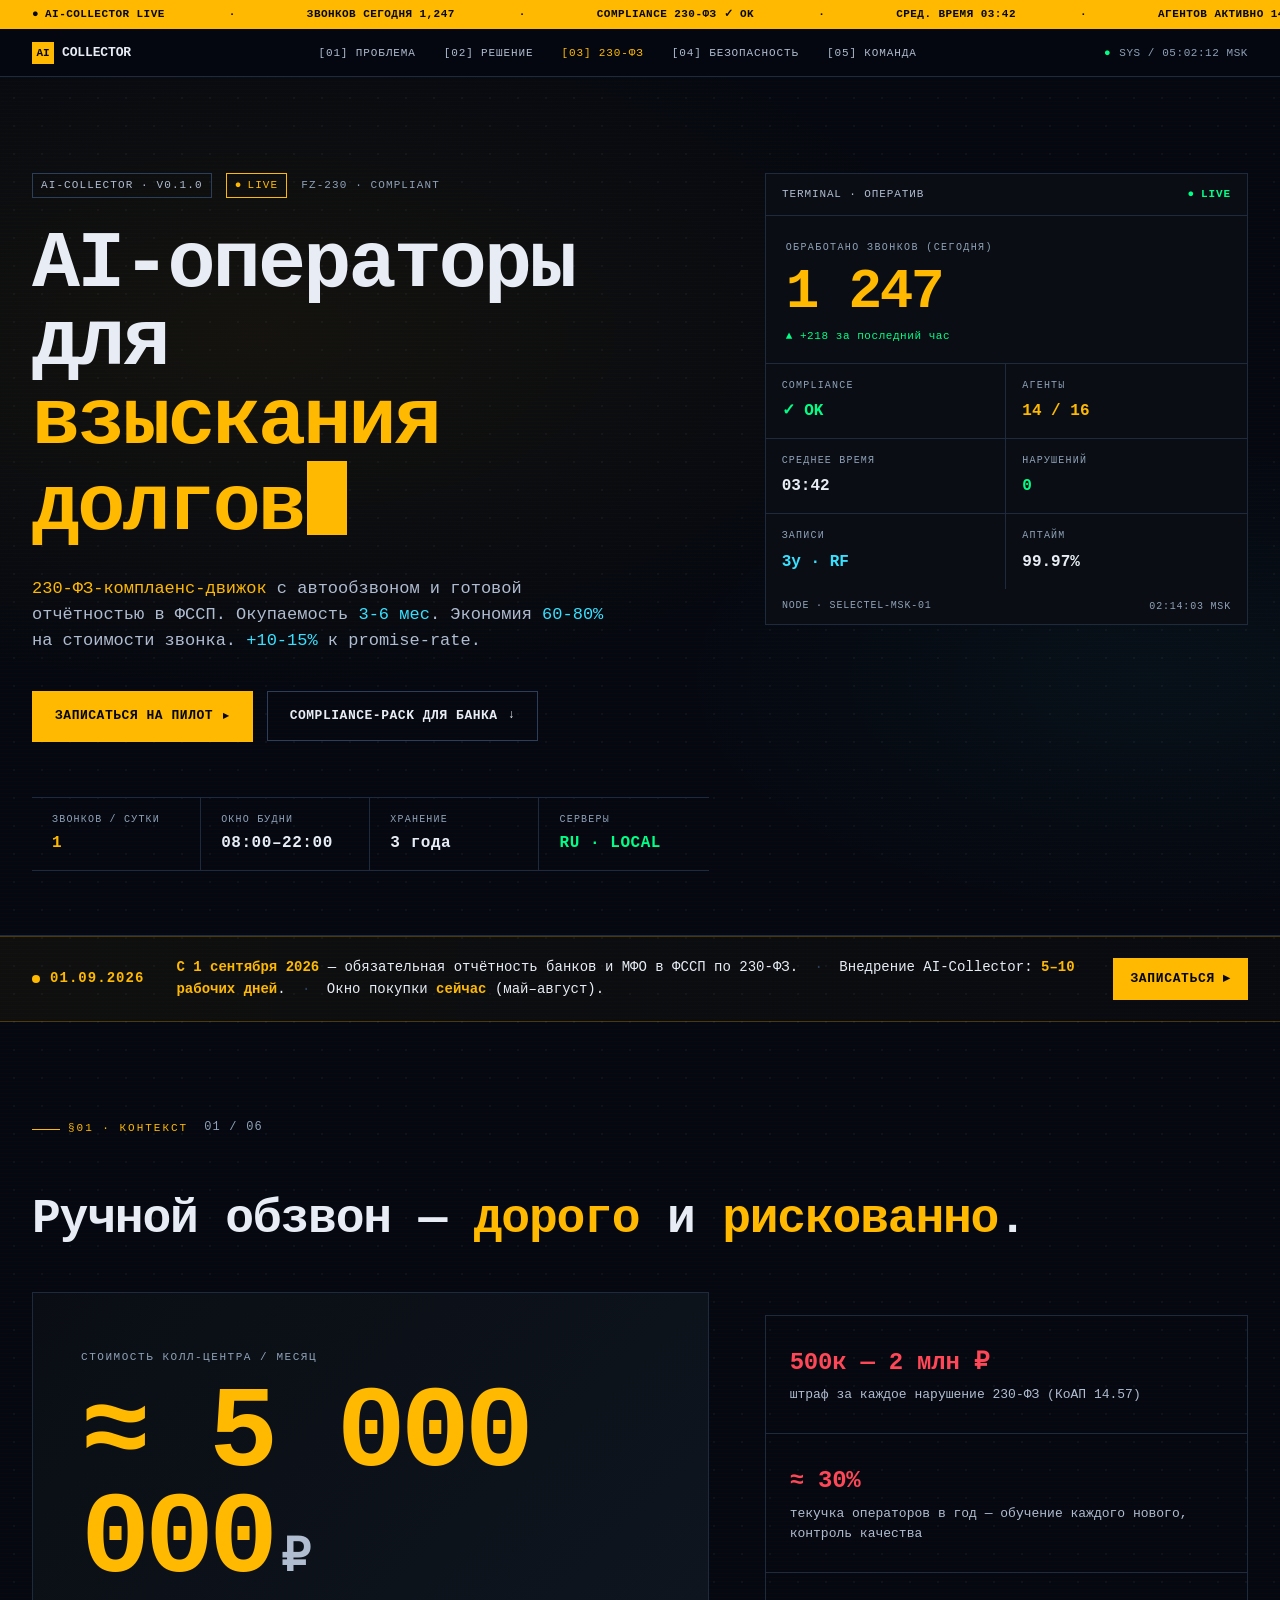
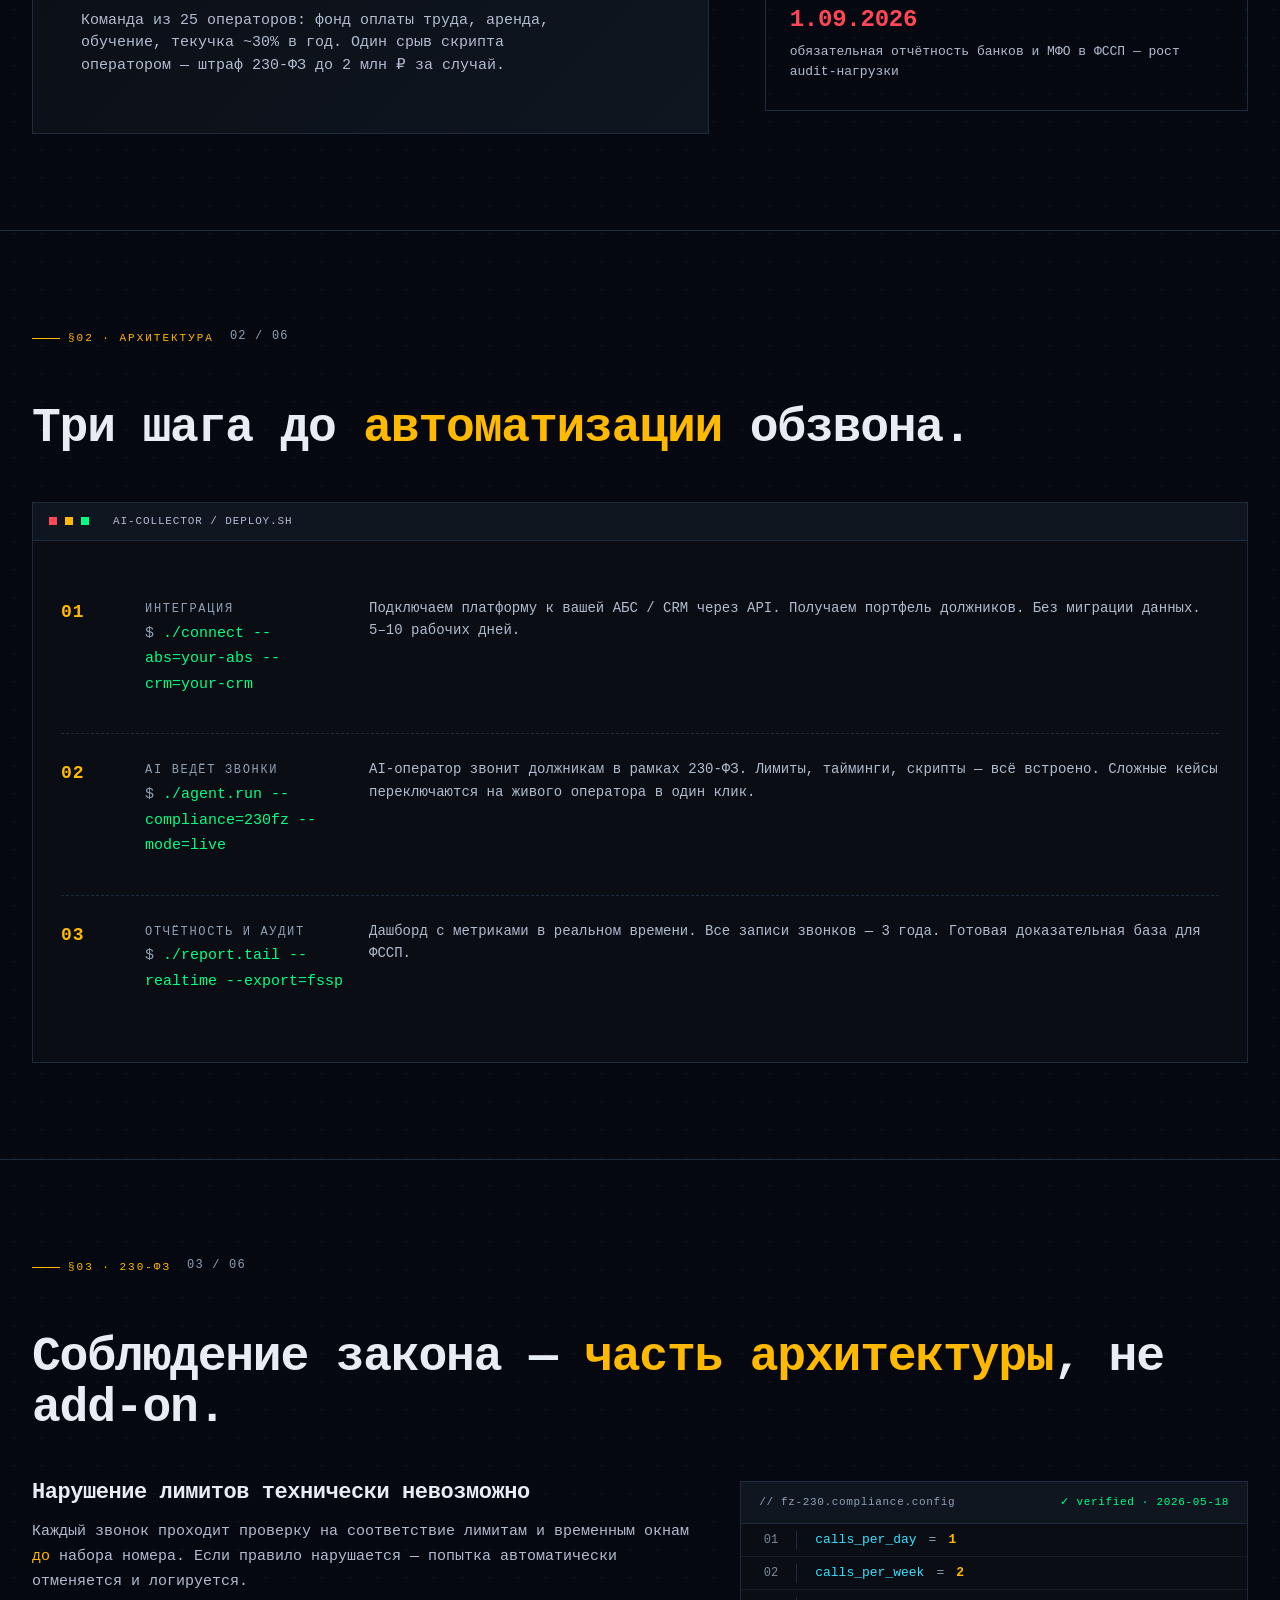
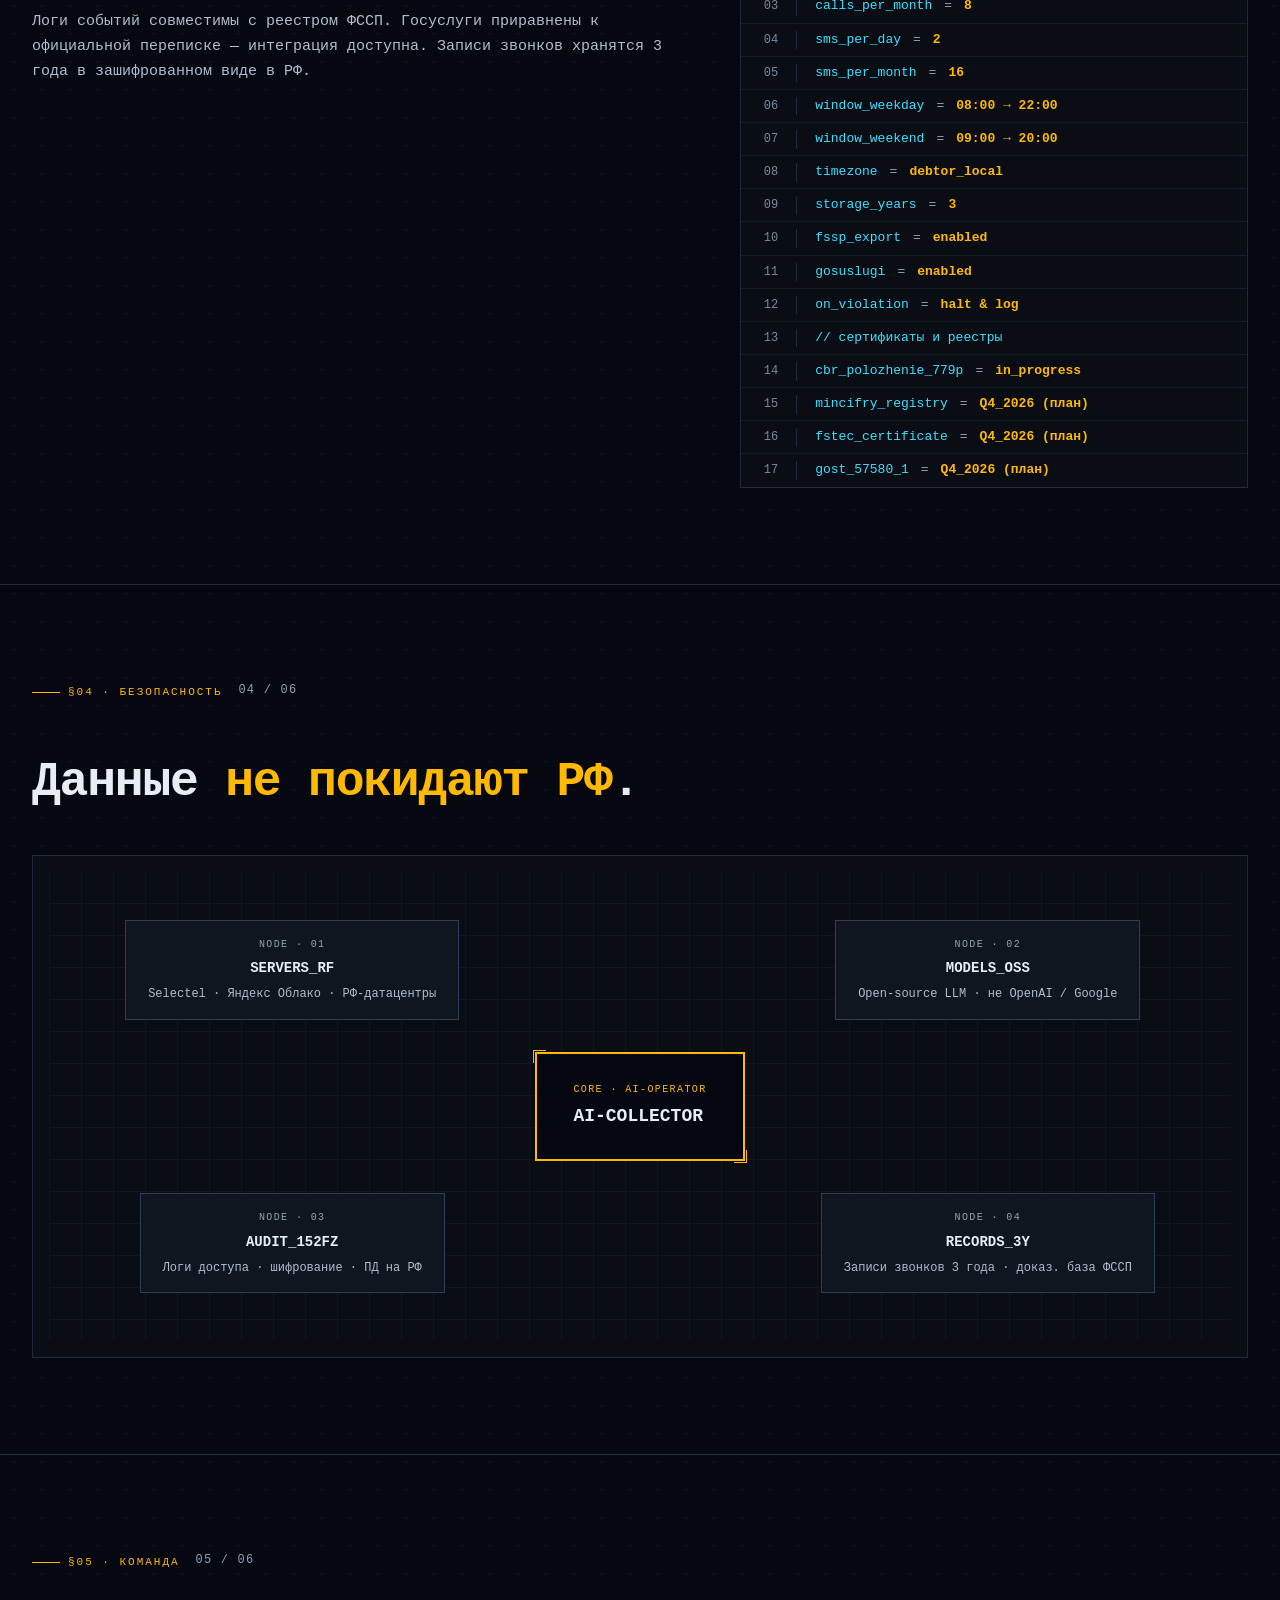
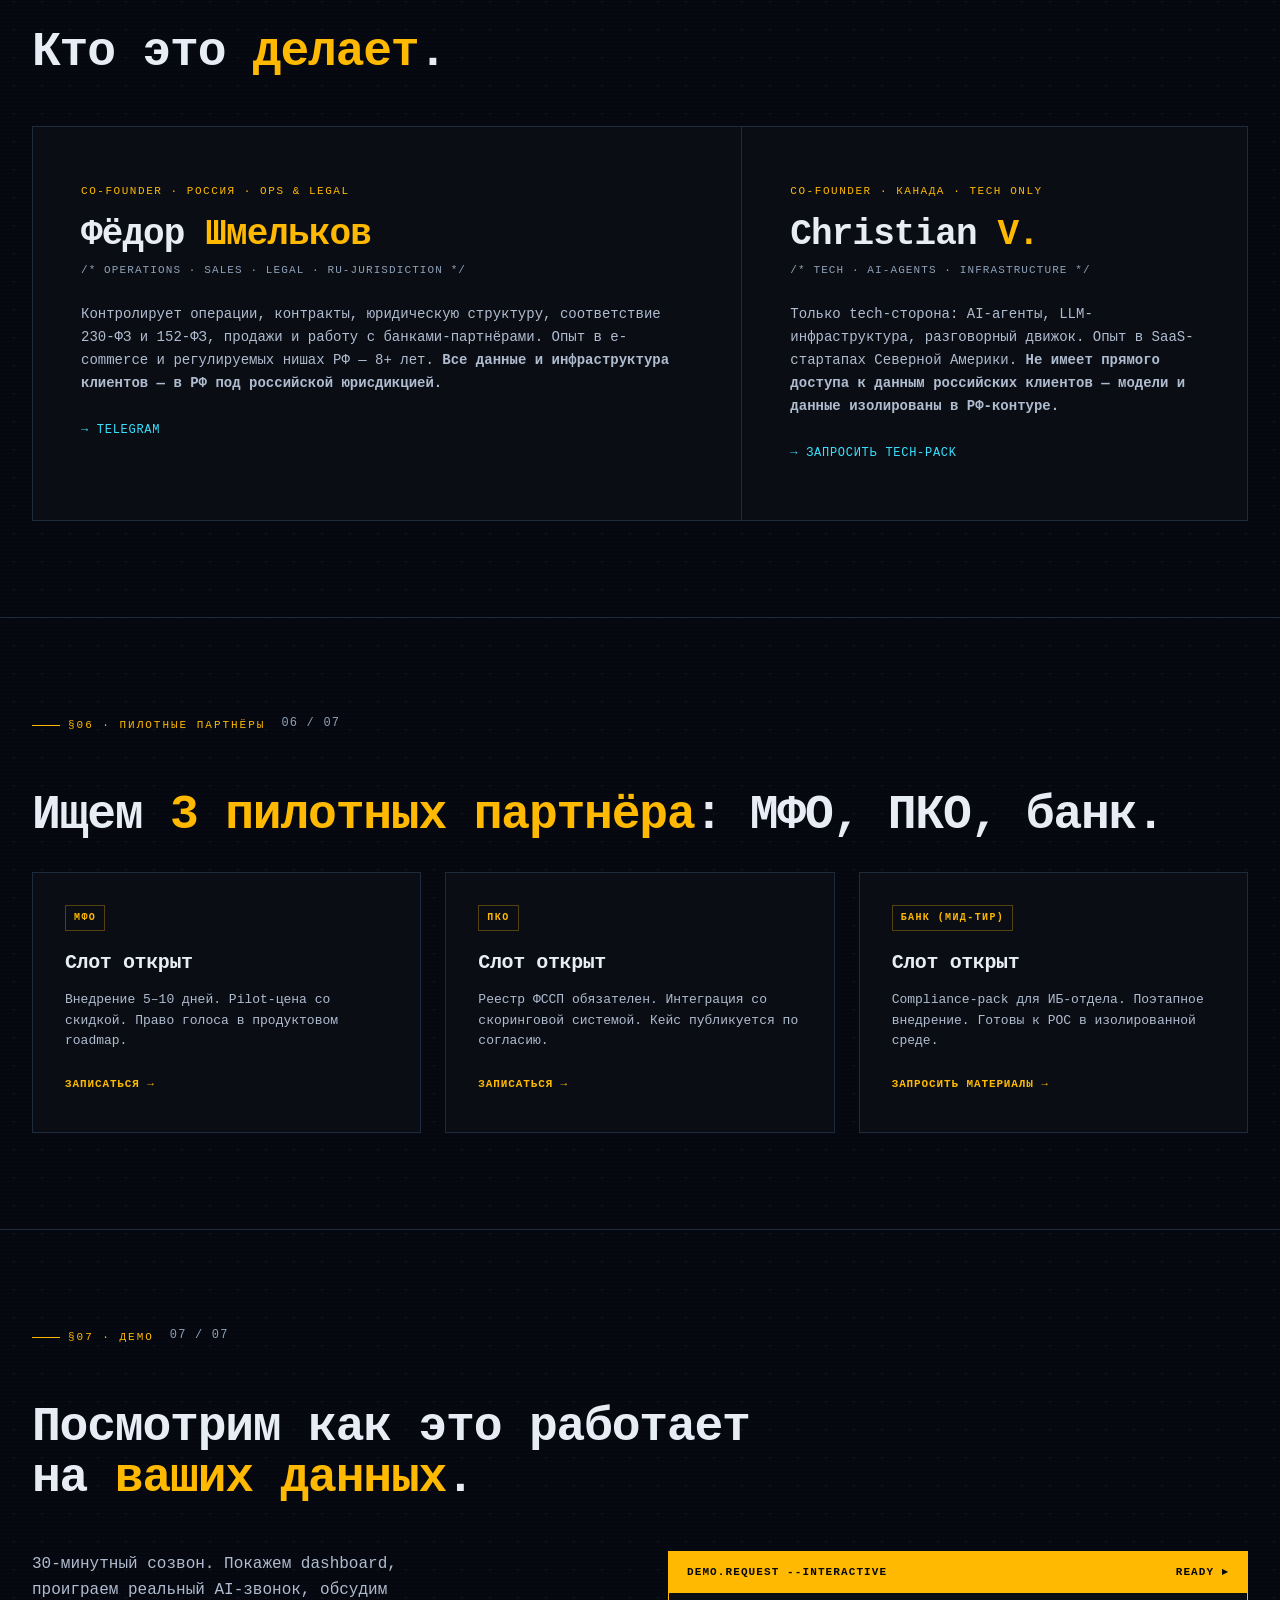
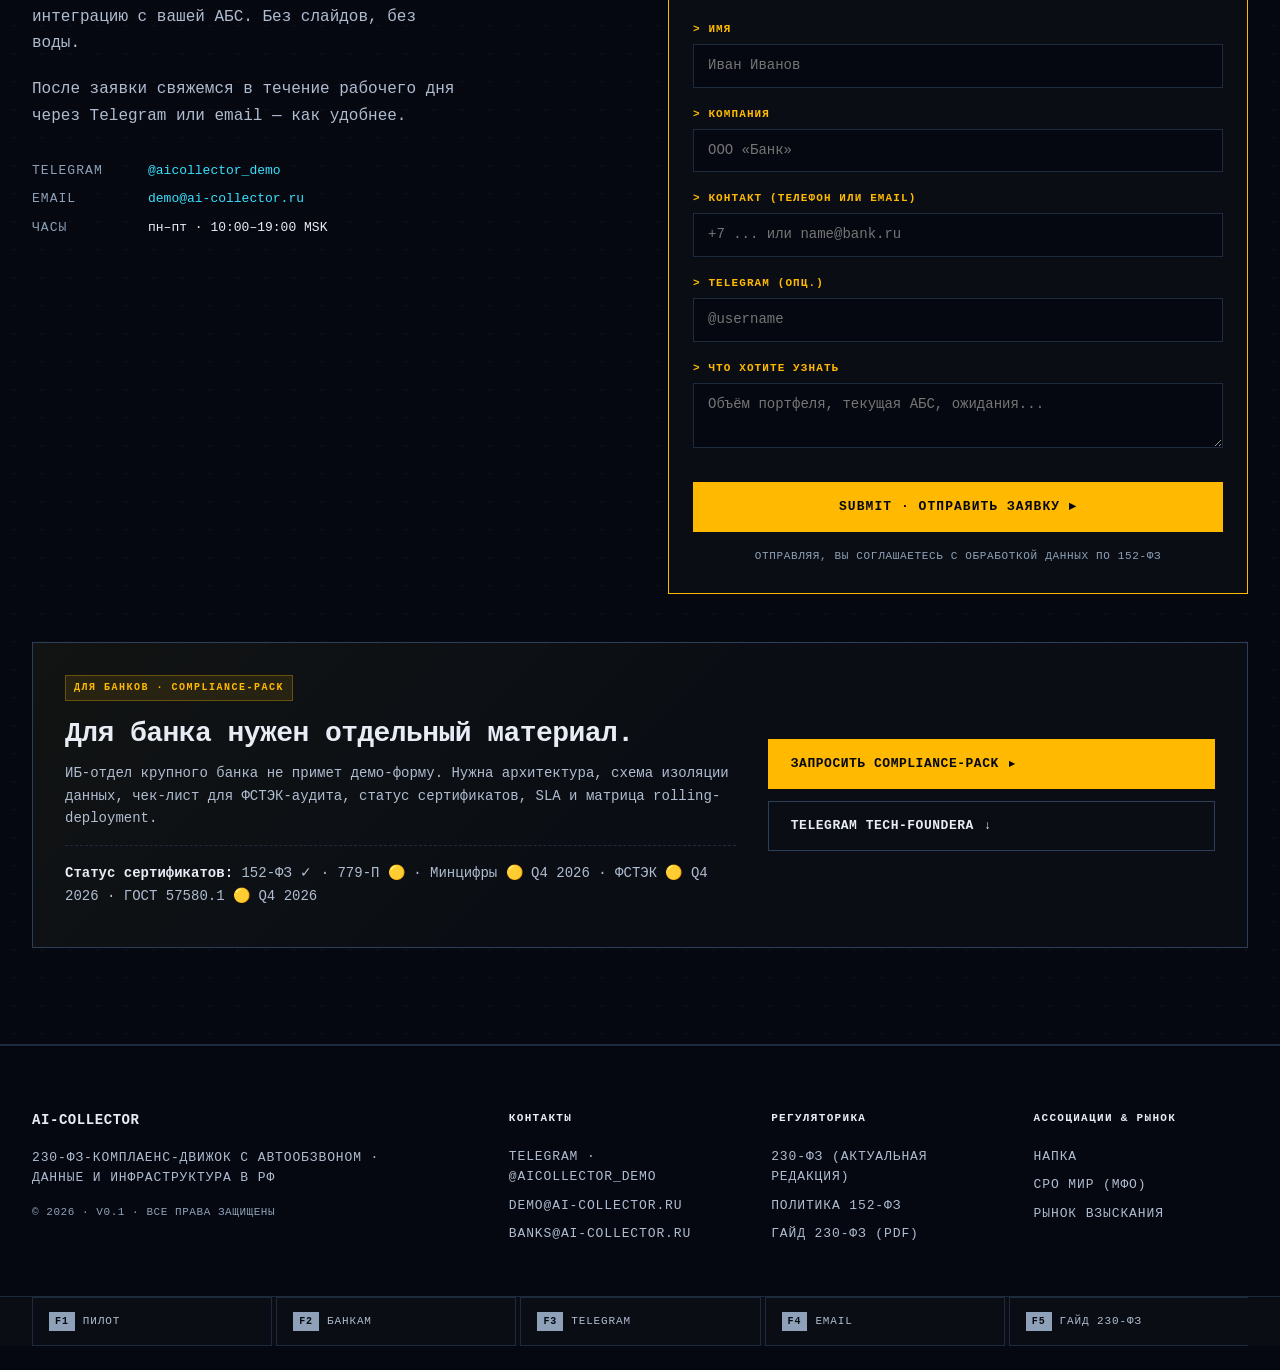
<file: 200.html>
<!DOCTYPE html>
<html lang="ru">
<head>
  <meta charset="UTF-8">
  <meta name="viewport" content="width=device-width, initial-scale=1.0">
  <title>AI-Collector — робот-коллектор с 230-ФЗ compliance · отчётность ФССП</title>
  <meta name="description" content="AI-платформа автообзвона должников для банков, МФО и ПКО. 230-ФЗ compliance из коробки. Готовая отчётность в ФССП. Окупаемость 3-6 месяцев. -60-80% на стоимости звонка.">
  <meta name="keywords" content="робот-коллектор, AI взыскание долгов, 230-ФЗ автоматизация, голосовой робот для МФО, автообзвон должников, ФССП отчётность, AI-агент коллекшн">
  <meta name="theme-color" content="#0A0E14">
  <meta property="og:title" content="AI-Collector — робот-коллектор с 230-ФЗ compliance">
  <meta property="og:description" content="230-ФЗ compliance из коробки. Готовая отчётность ФССП. Окупаемость 3-6 мес. Внедрение 5-10 дней.">
  <meta property="og:type" content="website">
  <meta property="og:locale" content="ru_RU">
  <link rel="stylesheet" href="styles.css">
  <link rel="preconnect" href="https://fonts.googleapis.com">
  <link rel="preconnect" href="https://fonts.gstatic.com" crossorigin>
</head>
<body>

  <!-- ============ TICKER ============ -->
  <div class="ticker" role="marquee" aria-label="Текущие показатели">
    <div class="ticker-track">
      <span class="dot">AI-COLLECTOR LIVE</span><span class="sep">·</span>
      <span>ЗВОНКОВ СЕГОДНЯ <strong>1,247</strong></span><span class="sep">·</span>
      <span>COMPLIANCE 230-ФЗ <strong>✓ OK</strong></span><span class="sep">·</span>
      <span>СРЕД. ВРЕМЯ <strong>03:42</strong></span><span class="sep">·</span>
      <span>АГЕНТОВ АКТИВНО <strong>14 / 16</strong></span><span class="sep">·</span>
      <span>НАРУШЕНИЙ ЛИМИТОВ <strong>0</strong></span><span class="sep">·</span>
      <span>UPTIME <strong>99.97%</strong></span><span class="sep">·</span>
      <span>ДАННЫЕ В РФ</span><span class="sep">·</span>
      <span>СЕРВЕР SELECTEL-MSK-01</span><span class="sep">·</span>
      <span>ДЕМО ДОСТУПНО — ЗАКАЗАТЬ ▸</span><span class="sep">·</span>

      <!-- duplicate for seamless loop -->
      <span class="dot">AI-COLLECTOR LIVE</span><span class="sep">·</span>
      <span>ЗВОНКОВ СЕГОДНЯ <strong>1,247</strong></span><span class="sep">·</span>
      <span>COMPLIANCE 230-ФЗ <strong>✓ OK</strong></span><span class="sep">·</span>
      <span>СРЕД. ВРЕМЯ <strong>03:42</strong></span><span class="sep">·</span>
      <span>АГЕНТОВ АКТИВНО <strong>14 / 16</strong></span><span class="sep">·</span>
      <span>НАРУШЕНИЙ ЛИМИТОВ <strong>0</strong></span><span class="sep">·</span>
      <span>UPTIME <strong>99.97%</strong></span><span class="sep">·</span>
      <span>ДАННЫЕ В РФ</span><span class="sep">·</span>
      <span>СЕРВЕР SELECTEL-MSK-01</span><span class="sep">·</span>
      <span>ДЕМО ДОСТУПНО — ЗАКАЗАТЬ ▸</span><span class="sep">·</span>
    </div>
  </div>

  <!-- ============ HEADER ============ -->
  <header class="head">
    <div class="head-inner">
      <a href="#" class="logo"><span class="logo-box">AI</span>COLLECTOR</a>
      <nav class="head-nav">
        <a href="#problem">[01] Проблема</a>
        <a href="#solution">[02] Решение</a>
        <a href="#compliance" class="active">[03] 230-ФЗ</a>
        <a href="#security">[04] Безопасность</a>
        <a href="#team">[05] Команда</a>
      </nav>
      <div class="head-time" id="head-time">
        <span class="ok">●</span><span id="time-text">SYS / 00:00:00 MSK</span>
      </div>
    </div>
  </header>

  <main>

    <!-- ============ HERO ============ -->
    <section class="hero">
      <div class="wrap">
        <div class="hero-grid">
          <div>
            <div class="hero-meta reveal">
              <span class="tag">AI-COLLECTOR · V0.1.0</span>
              <span class="tag live">LIVE</span>
              <span>FZ-230 · COMPLIANT</span>
            </div>

            <h1 class="reveal reveal-2">
              AI-операторы для<br>
              <span class="accent">взыскания долгов</span><span class="cursor"></span>
            </h1>

            <p class="subhead reveal reveal-3">
              <span class="hi">230-ФЗ-комплаенс-движок</span> с автообзвоном и&nbsp;готовой отчётностью в&nbsp;ФССП.
              Окупаемость <span class="hi-cyan">3-6 мес</span>. Экономия <span class="hi-cyan">60-80%</span> на&nbsp;стоимости звонка. <span class="hi-cyan">+10-15%</span> к&nbsp;promise-rate.
            </p>

            <div class="hero-ctas reveal reveal-4">
              <a href="#contact" class="btn btn-primary">Записаться на пилот</a>
              <a href="#contact-banks" class="btn btn-ghost">Compliance-pack для&nbsp;банка</a>
            </div>

            <div class="hero-strip reveal reveal-5">
              <div>
                <span class="k">Звонков / сутки</span>
                <span class="v amber">1</span>
              </div>
              <div>
                <span class="k">Окно будни</span>
                <span class="v">08:00–22:00</span>
              </div>
              <div>
                <span class="k">Хранение</span>
                <span class="v">3 года</span>
              </div>
              <div>
                <span class="k">Серверы</span>
                <span class="v green">RU · LOCAL</span>
              </div>
            </div>
          </div>

          <aside class="dash reveal reveal-3" aria-label="Live-дашборд">
            <div class="dash-head">
              <span class="t">TERMINAL · ОПЕРАТИВ</span>
              <span class="live">LIVE</span>
            </div>

            <div class="dash-hero-num">
              <div class="k">Обработано звонков (сегодня)</div>
              <div class="n" id="live-calls">1,247</div>
              <div class="delta">+218 за последний час</div>
            </div>

            <div class="dash-grid">
              <div class="dash-cell">
                <span class="lbl">Compliance</span>
                <span class="v green">✓ OK</span>
              </div>
              <div class="dash-cell">
                <span class="lbl">Агенты</span>
                <span class="v amber">14 / 16</span>
              </div>
              <div class="dash-cell">
                <span class="lbl">Среднее время</span>
                <span class="v">03:42</span>
              </div>
              <div class="dash-cell">
                <span class="lbl">Нарушений</span>
                <span class="v green">0</span>
              </div>
              <div class="dash-cell">
                <span class="lbl">Записи</span>
                <span class="v cyan">3y · RF</span>
              </div>
              <div class="dash-cell">
                <span class="lbl">Аптайм</span>
                <span class="v">99.97%</span>
              </div>
            </div>

            <div class="dash-foot">
              <span>NODE · SELECTEL-MSK-01</span>
              <span id="last-tick">02:14:03 MSK</span>
            </div>
          </aside>
        </div>
      </div>
    </section>

    <!-- ============ URGENCY BANNER ============ -->
    <section class="urgency" aria-label="Дедлайн 230-ФЗ">
      <div class="wrap urgency-inner">
        <div class="urgency-flag">
          <span class="urgency-pulse"></span>
          <span class="urgency-date">01.09.2026</span>
        </div>
        <div class="urgency-text">
          <strong>С 1 сентября 2026</strong> — обязательная отчётность банков и МФО в ФССП по 230-ФЗ.
          <span class="urgency-sep">·</span>
          Внедрение AI-Collector: <strong>5–10 рабочих дней</strong>.
          <span class="urgency-sep">·</span>
          Окно покупки <strong>сейчас</strong> (май–август).
        </div>
        <a href="#contact" class="urgency-cta">Записаться ▸</a>
      </div>
    </section>

    <!-- ============ PROBLEM ============ -->
    <section class="sec" id="problem">
      <div class="wrap">
        <div class="sec-head">
          <span class="eyebrow">§01 · Контекст</span>
          <span class="sec-num">01 / 06</span>
        </div>

        <h2 style="margin-bottom:48px;">
          Ручной обзвон — <span class="accent">дорого</span> и <span class="accent">рискованно</span>.
        </h2>

        <div class="problem-grid">
          <div class="problem-big">
            <div class="lbl">Стоимость колл-центра / месяц</div>
            <div class="num">≈ 5 000 000<span class="unit">₽</span></div>
            <p class="cap">
              Команда из 25 операторов: фонд оплаты труда, аренда, обучение, текучка ~30% в год.
              Один срыв скрипта оператором — штраф 230-ФЗ до 2 млн ₽ за случай.
            </p>
          </div>

          <div class="problem-list">
            <div class="problem-item">
              <div class="n">500к — 2 млн ₽</div>
              <div class="k">штраф за каждое нарушение 230-ФЗ (КоАП 14.57)</div>
            </div>
            <div class="problem-item">
              <div class="n">≈ 30%</div>
              <div class="k">текучка операторов в год — обучение каждого нового, контроль качества</div>
            </div>
            <div class="problem-item">
              <div class="n">1.09.2026</div>
              <div class="k">обязательная отчётность банков и МФО в ФССП — рост audit-нагрузки</div>
            </div>
          </div>
        </div>
      </div>
    </section>

    <!-- ============ SOLUTION (terminal) ============ -->
    <section class="sec" id="solution">
      <div class="wrap">
        <div class="sec-head">
          <span class="eyebrow">§02 · Архитектура</span>
          <span class="sec-num">02 / 06</span>
        </div>

        <h2 style="margin-bottom:48px;">
          Три шага до <span class="accent">автоматизации</span> обзвона.
        </h2>

        <div class="terminal">
          <div class="terminal-head">
            <span class="dot r"></span><span class="dot y"></span><span class="dot g"></span>
            <span class="name">ai-collector / deploy.sh</span>
          </div>
          <div class="terminal-body">

            <div class="cmd-row">
              <div class="n">01</div>
              <div>
                <span class="label">Интеграция</span>
                <code class="cmd">./connect --abs=your-abs --crm=your-crm</code>
              </div>
              <p class="desc">
                Подключаем платформу к вашей АБС / CRM через API. Получаем портфель должников.
                Без миграции данных. 5–10 рабочих дней.
              </p>
            </div>

            <div class="cmd-row">
              <div class="n">02</div>
              <div>
                <span class="label">AI ведёт звонки</span>
                <code class="cmd">./agent.run --compliance=230fz --mode=live</code>
              </div>
              <p class="desc">
                AI-оператор звонит должникам в рамках 230-ФЗ. Лимиты, тайминги, скрипты — всё встроено.
                Сложные кейсы переключаются на живого оператора в один клик.
              </p>
            </div>

            <div class="cmd-row">
              <div class="n">03</div>
              <div>
                <span class="label">Отчётность и аудит</span>
                <code class="cmd">./report.tail --realtime --export=fssp</code>
              </div>
              <p class="desc">
                Дашборд с метриками в реальном времени. Все записи звонков — 3 года.
                Готовая доказательная база для ФССП.
              </p>
            </div>

          </div>
        </div>
      </div>
    </section>

    <!-- ============ COMPLIANCE ============ -->
    <section class="sec" id="compliance">
      <div class="wrap">
        <div class="sec-head">
          <span class="eyebrow">§03 · 230-ФЗ</span>
          <span class="sec-num">03 / 06</span>
        </div>

        <h2 style="margin-bottom:48px;">
          Соблюдение закона — <span class="accent">часть архитектуры</span>, не add-on.
        </h2>

        <div class="compliance-grid">
          <div class="compliance-text">
            <h3>Нарушение лимитов технически невозможно</h3>
            <p>
              Каждый звонок проходит проверку на соответствие лимитам и временным окнам <span class="amber">до</span> набора номера.
              Если правило нарушается — попытка автоматически отменяется и логируется.
            </p>
            <p>
              Логи событий совместимы с реестром ФССП. Госуслуги приравнены к официальной переписке —
              интеграция доступна. Записи звонков хранятся 3 года в зашифрованном виде в РФ.
            </p>
          </div>

          <div class="code-block">
            <div class="code-head">
              <span>// fz-230.compliance.config</span>
              <span class="ok">✓ verified · 2026-05-18</span>
            </div>

            <div class="code-line"><span class="ln">01</span><span class="l"><span class="key">calls_per_day</span> <span class="eq">=</span> <span class="val">1</span></span></div>
            <div class="code-line"><span class="ln">02</span><span class="l"><span class="key">calls_per_week</span> <span class="eq">=</span> <span class="val">2</span></span></div>
            <div class="code-line"><span class="ln">03</span><span class="l"><span class="key">calls_per_month</span> <span class="eq">=</span> <span class="val">8</span></span></div>
            <div class="code-line"><span class="ln">04</span><span class="l"><span class="key">sms_per_day</span> <span class="eq">=</span> <span class="val">2</span></span></div>
            <div class="code-line"><span class="ln">05</span><span class="l"><span class="key">sms_per_month</span> <span class="eq">=</span> <span class="val">16</span></span></div>
            <div class="code-line"><span class="ln">06</span><span class="l"><span class="key">window_weekday</span> <span class="eq">=</span> <span class="val">08:00 → 22:00</span></span></div>
            <div class="code-line"><span class="ln">07</span><span class="l"><span class="key">window_weekend</span> <span class="eq">=</span> <span class="val">09:00 → 20:00</span></span></div>
            <div class="code-line"><span class="ln">08</span><span class="l"><span class="key">timezone</span> <span class="eq">=</span> <span class="val">debtor_local</span></span></div>
            <div class="code-line"><span class="ln">09</span><span class="l"><span class="key">storage_years</span> <span class="eq">=</span> <span class="val">3</span></span></div>
            <div class="code-line"><span class="ln">10</span><span class="l"><span class="key">fssp_export</span> <span class="eq">=</span> <span class="val">enabled</span></span></div>
            <div class="code-line"><span class="ln">11</span><span class="l"><span class="key">gosuslugi</span> <span class="eq">=</span> <span class="val">enabled</span></span></div>
            <div class="code-line"><span class="ln">12</span><span class="l"><span class="key">on_violation</span> <span class="eq">=</span> <span class="val">halt &amp; log</span></span></div>
            <div class="code-line"><span class="ln">13</span><span class="l"><span class="key">// сертификаты и реестры</span></span></div>
            <div class="code-line"><span class="ln">14</span><span class="l"><span class="key">cbr_polozhenie_779p</span> <span class="eq">=</span> <span class="val">in_progress</span></span></div>
            <div class="code-line"><span class="ln">15</span><span class="l"><span class="key">mincifry_registry</span> <span class="eq">=</span> <span class="val">Q4_2026 (план)</span></span></div>
            <div class="code-line"><span class="ln">16</span><span class="l"><span class="key">fstec_certificate</span> <span class="eq">=</span> <span class="val">Q4_2026 (план)</span></span></div>
            <div class="code-line"><span class="ln">17</span><span class="l"><span class="key">gost_57580_1</span> <span class="eq">=</span> <span class="val">Q4_2026 (план)</span></span></div>
          </div>
        </div>
      </div>
    </section>

    <!-- ============ SECURITY (network diagram) ============ -->
    <section class="sec" id="security">
      <div class="wrap">
        <div class="sec-head">
          <span class="eyebrow">§04 · Безопасность</span>
          <span class="sec-num">04 / 06</span>
        </div>

        <h2 style="margin-bottom:48px;">
          Данные <span class="accent">не покидают РФ</span>.
        </h2>

        <div class="net" aria-label="Архитектура данных">
          <div class="net-node net-1">
            <div class="lbl">Node · 01</div>
            <div class="name">SERVERS_RF</div>
            <div class="desc">Selectel · Яндекс Облако · РФ-датацентры</div>
          </div>
          <div class="net-node net-2">
            <div class="lbl">Node · 02</div>
            <div class="name">MODELS_OSS</div>
            <div class="desc">Open-source LLM · не OpenAI / Google</div>
          </div>

          <div class="net-center net-c">
            <div class="lbl">CORE · AI-OPERATOR</div>
            <div class="name">AI-COLLECTOR</div>
          </div>

          <div class="net-node net-3">
            <div class="lbl">Node · 03</div>
            <div class="name">AUDIT_152FZ</div>
            <div class="desc">Логи доступа · шифрование · ПД на РФ</div>
          </div>
          <div class="net-node net-4">
            <div class="lbl">Node · 04</div>
            <div class="name">RECORDS_3Y</div>
            <div class="desc">Записи звонков 3 года · доказ. база ФССП</div>
          </div>
        </div>
      </div>
    </section>

    <!-- ============ TEAM ============ -->
    <section class="sec" id="team">
      <div class="wrap">
        <div class="sec-head">
          <span class="eyebrow">§05 · Команда</span>
          <span class="sec-num">05 / 06</span>
        </div>

        <h2 style="margin-bottom:48px;">
          Кто это <span class="accent">делает</span>.
        </h2>

        <div class="team-grid">
          <div class="team-card">
            <div class="role">CO-FOUNDER · РОССИЯ · OPS &amp; LEGAL</div>
            <div class="name">Фёдор <span class="accent">Шмельков</span></div>
            <div class="country">operations · sales · legal · ru-jurisdiction</div>
            <p class="bio">
              Контролирует операции, контракты, юридическую структуру, соответствие 230-ФЗ и 152-ФЗ,
              продажи и работу с банками-партнёрами. Опыт в e-commerce и регулируемых нишах РФ — 8+ лет.
              <strong>Все данные и инфраструктура клиентов — в РФ под российской юрисдикцией.</strong>
            </p>
            <a href="https://t.me/aicollector_demo" class="link">→ Telegram</a>
          </div>

          <div class="team-card">
            <div class="role">CO-FOUNDER · КАНАДА · TECH ONLY</div>
            <div class="name">Christian <span class="accent">V.</span></div>
            <div class="country">tech · ai-agents · infrastructure</div>
            <p class="bio">
              Только tech-сторона: AI-агенты, LLM-инфраструктура, разговорный движок.
              Опыт в SaaS-стартапах Северной Америки.
              <strong>Не имеет прямого доступа к данным российских клиентов — модели и данные изолированы в РФ-контуре.</strong>
            </p>
            <a href="#contact-banks" class="link">→ Запросить tech-pack</a>
          </div>
        </div>
      </div>
    </section>

    <!-- ============ CASES PLACEHOLDER ============ -->
    <section class="sec" id="cases">
      <div class="wrap">
        <div class="sec-head">
          <span class="eyebrow">§06 · Пилотные партнёры</span>
          <span class="sec-num">06 / 07</span>
        </div>

        <h2 style="margin-bottom:32px;">
          Ищем <span class="accent">3 пилотных партнёра</span>: МФО, ПКО, банк.
        </h2>

        <div class="cases-grid">
          <div class="case-card">
            <div class="case-tag">МФО</div>
            <div class="case-title">Слот открыт</div>
            <p class="case-desc">Внедрение 5–10 дней. Pilot-цена со скидкой. Право голоса в продуктовом roadmap.</p>
            <a href="#contact" class="case-link">Записаться →</a>
          </div>
          <div class="case-card">
            <div class="case-tag">ПКО</div>
            <div class="case-title">Слот открыт</div>
            <p class="case-desc">Реестр ФССП обязателен. Интеграция со скоринговой системой. Кейс публикуется по согласию.</p>
            <a href="#contact" class="case-link">Записаться →</a>
          </div>
          <div class="case-card">
            <div class="case-tag">Банк (мид-тир)</div>
            <div class="case-title">Слот открыт</div>
            <p class="case-desc">Compliance-pack для ИБ-отдела. Поэтапное внедрение. Готовы к POC в изолированной среде.</p>
            <a href="#contact-banks" class="case-link">Запросить материалы →</a>
          </div>
        </div>
      </div>
    </section>

    <!-- ============ CTA + FORM ============ -->
    <section class="sec" id="contact">
      <div class="wrap">
        <div class="sec-head">
          <span class="eyebrow">§07 · Демо</span>
          <span class="sec-num">07 / 07</span>
        </div>

        <h2 style="margin-bottom:48px;">
          Посмотрим как это работает<br>на <span class="accent">ваших данных</span>.
        </h2>

        <div class="cta-grid">
          <div class="cta-text">
            <p>
              30-минутный созвон. Покажем dashboard, проиграем реальный AI-звонок,
              обсудим интеграцию с вашей АБС. Без слайдов, без воды.
            </p>
            <p>
              После заявки свяжемся в течение рабочего дня через Telegram или email — как удобнее.
            </p>

            <div class="direct">
              <div class="row">
                <span class="k">Telegram</span>
                <a href="https://t.me/aicollector_demo">@aicollector_demo</a>
              </div>
              <div class="row">
                <span class="k">Email</span>
                <a href="mailto:demo@ai-collector.ru">demo@ai-collector.ru</a>
              </div>
              <div class="row">
                <span class="k">Часы</span>
                <span>пн–пт · 10:00–19:00 MSK</span>
              </div>
            </div>
          </div>

          <form class="prompt" id="contact-form" novalidate>
            <div class="prompt-head">
              <span>demo.request --interactive</span>
              <span>READY ▸</span>
            </div>
            <div class="prompt-body">

              <div class="prompt-field">
                <label for="f-name">Имя</label>
                <input id="f-name" name="name" type="text" required autocomplete="name" placeholder="Иван Иванов">
              </div>
              <div class="prompt-field">
                <label for="f-company">Компания</label>
                <input id="f-company" name="company" type="text" required autocomplete="organization" placeholder="ООО «Банк»">
              </div>
              <div class="prompt-field">
                <label for="f-contact">Контакт (телефон или email)</label>
                <input id="f-contact" name="contact" type="text" required placeholder="+7 ... или name@bank.ru">
              </div>
              <div class="prompt-field">
                <label for="f-telegram">Telegram (опц.)</label>
                <input id="f-telegram" name="telegram" type="text" placeholder="@username">
              </div>
              <div class="prompt-field">
                <label for="f-note">Что хотите узнать</label>
                <textarea id="f-note" name="note" rows="2" placeholder="Объём портфеля, текущая АБС, ожидания..."></textarea>
              </div>

              <button type="submit" class="prompt-submit">Submit · отправить заявку</button>

              <div class="prompt-note">Отправляя, вы соглашаетесь с обработкой данных по 152-ФЗ</div>

              <div class="form-msg success" role="status">✓ Заявка принята. Свяжемся в течение рабочего дня.</div>
              <div class="form-msg error" role="alert">✗ Не удалось отправить. Напишите в Telegram: @aicollector_demo</div>
            </div>
          </form>
        </div>

        <div class="banks-cta" id="contact-banks">
          <div class="banks-cta-text">
            <div class="banks-tag">ДЛЯ БАНКОВ · COMPLIANCE-PACK</div>
            <h3>Для&nbsp;банка нужен <span class="accent">отдельный материал</span>.</h3>
            <p>
              ИБ-отдел крупного банка не&nbsp;примет демо-форму. Нужна архитектура,
              схема изоляции данных, чек-лист для&nbsp;ФСТЭК-аудита, статус сертификатов,
              SLA и&nbsp;матрица rolling-deployment.
            </p>
            <p class="banks-status">
              <strong>Cтатус сертификатов:</strong> 152-ФЗ ✓ · 779-П 🟡 · Минцифры 🟡 Q4 2026 · ФСТЭК 🟡 Q4 2026 · ГОСТ 57580.1 🟡 Q4 2026
            </p>
          </div>
          <div class="banks-cta-actions">
            <a href="mailto:banks@ai-collector.ru?subject=Compliance-pack%20request" class="btn btn-primary">Запросить compliance-pack</a>
            <a href="https://t.me/aicollector_demo" class="btn btn-ghost">Telegram tech-foundera</a>
          </div>
        </div>
      </div>
    </section>

  </main>

  <!-- ============ FOOTER ============ -->
  <footer class="foot">
    <div class="wrap foot-grid">

      <div class="foot-brand">
        <div class="foot-logo">AI-COLLECTOR</div>
        <p class="foot-tag">230-ФЗ-комплаенс-движок с автообзвоном · Данные и инфраструктура в&nbsp;РФ</p>
        <div class="foot-copy">© 2026 · v0.1 · все права защищены</div>
      </div>

      <div class="foot-col">
        <div class="foot-col-title">Контакты</div>
        <a href="https://t.me/aicollector_demo">Telegram · @aicollector_demo</a>
        <a href="mailto:demo@ai-collector.ru">demo@ai-collector.ru</a>
        <a href="mailto:banks@ai-collector.ru">banks@ai-collector.ru</a>
      </div>

      <div class="foot-col">
        <div class="foot-col-title">Регуляторика</div>
        <a href="https://www.consultant.ru/document/cons_doc_LAW_88274/" target="_blank" rel="noopener">230-ФЗ (актуальная редакция)</a>
        <a href="/152-fz.html">Политика 152-ФЗ</a>
        <a href="/guide-230-fz.pdf">Гайд 230-ФЗ (PDF)</a>
      </div>

      <div class="foot-col">
        <div class="foot-col-title">Ассоциации &amp; рынок</div>
        <a href="https://napca.ru/" target="_blank" rel="noopener">НАПКА</a>
        <a href="https://npmir.ru/" target="_blank" rel="noopener">СРО МиР (МФО)</a>
        <a href="https://rvzrus.ru/" target="_blank" rel="noopener">Рынок Взыскания</a>
      </div>

    </div>

    <div class="foot-fkeys">
      <div class="wrap fkeys">
        <a class="fkey" href="#contact"><span class="k">F1</span>ПИЛОТ</a>
        <a class="fkey" href="#contact-banks"><span class="k">F2</span>БАНКАМ</a>
        <a class="fkey" href="https://t.me/aicollector_demo"><span class="k">F3</span>TELEGRAM</a>
        <a class="fkey" href="mailto:demo@ai-collector.ru"><span class="k">F4</span>EMAIL</a>
        <a class="fkey" href="/guide-230-fz.pdf"><span class="k">F5</span>ГАЙД 230-ФЗ</a>
      </div>
    </div>
  </footer>

  <script src="script.js" defer></script>
</body>
</html>
</file>
<file: styles.css>
/* ============================================================
   AI-COLLECTOR · TERMINAL V2 · 2026-05-18
   Aesthetic: authentic Bloomberg/financial-terminal, all-monospace.
   ============================================================ */

/* JetBrains Mono loaded via <link> in index.html (parallel, non-blocking) */

:root {
  /* SURFACE */
  --bg:           #050810;
  --bg-1:         #0A0E14;
  --bg-2:         #0F1620;
  --bg-3:         #161E2D;
  --line:         #1E2A3D;
  --line-2:       #2D3E5A;

  /* INK — WCAG AA contrast on --bg-1 #0A0E14 */
  --ink:          #E8EDF5;
  --ink-2:        #B0BCD0;
  --ink-3:        #8FA1B8;
  --ink-4:        #7A8AA0;

  /* SIGNAL */
  --amber:        #FFB901;     /* primary — true Bloomberg amber */
  --amber-soft:   #FF9500;
  --cyan:         #38E1FF;
  --green:        #00FF87;
  --red:          #FF4757;
  --pink:         #FF6FB5;

  /* SPACE */
  --u: 4px;
  --r: 0;

  /* FONT */
  --mono: 'JetBrains Mono', 'SF Mono', ui-monospace, Menlo, monospace;

  /* MAX */
  --max: 1320px;
}

* { box-sizing: border-box; margin: 0; padding: 0; }

html { scroll-behavior: smooth; -webkit-text-size-adjust: 100%; }

body {
  font-family: var(--mono);
  font-size: 14px;
  line-height: 1.55;
  font-weight: 400;
  color: var(--ink);
  background: var(--bg);
  -webkit-font-smoothing: antialiased;
  font-feature-settings: 'tnum' 1, 'ss01' 1;

  /* Atmospheric: dot grid + subtle scan lines */
  background-image:
    radial-gradient(rgba(148,163,184,0.06) 1px, transparent 0),
    repeating-linear-gradient(
      0deg,
      rgba(255,185,1,0.012) 0px,
      rgba(255,185,1,0.012) 1px,
      transparent 1px,
      transparent 4px
    );
  background-size: 28px 28px, 100% 100%;
  background-position: 0 0, 0 0;
}

::selection { background: var(--amber); color: var(--bg); }

a { color: var(--cyan); text-decoration: none; }
a:hover { color: var(--ink); text-decoration: underline; text-underline-offset: 4px; }

button { font: inherit; cursor: pointer; border: 0; background: transparent; color: inherit; }

img, svg { display: block; max-width: 100%; }

input, textarea, select { font: inherit; }

/* ============================================================
   TICKER MARQUEE (top)
   ============================================================ */

.ticker {
  position: sticky; top: 0; z-index: 60;
  background: var(--amber);
  color: var(--bg);
  overflow: hidden;
  white-space: nowrap;
  font-size: 11px;
  font-weight: 600;
  letter-spacing: 0.04em;
  text-transform: uppercase;
  border-bottom: 1px solid var(--bg);
}

.ticker-track {
  display: inline-block;
  padding: 6px 0;
  animation: ticker-scroll 48s linear infinite;
}

.ticker-track span { padding: 0 32px; }
.ticker-track .sep { color: var(--bg-1); }
.ticker-track .dot::before { content: '●'; margin-right: 6px; }

@keyframes ticker-scroll {
  from { transform: translateX(0); }
  to { transform: translateX(-50%); }
}

/* ============================================================
   HEADER
   ============================================================ */

.head {
  position: sticky; top: 26px; z-index: 50;
  background: rgba(5, 8, 16, 0.85);
  backdrop-filter: blur(10px);
  -webkit-backdrop-filter: blur(10px);
  border-bottom: 1px solid var(--line);
}

.head-inner {
  display: flex; align-items: center; justify-content: space-between;
  max-width: var(--max);
  margin: 0 auto;
  padding: 12px 32px;
  font-size: 12px;
}

.logo {
  display: inline-flex; align-items: center; gap: 8px;
  color: var(--ink);
  font-weight: 700;
  font-size: 13px;
  letter-spacing: -0.01em;
}
.logo-box {
  display: inline-flex; align-items: center; justify-content: center;
  width: 22px; height: 22px;
  background: var(--amber); color: var(--bg);
  font-size: 11px; font-weight: 800;
}

.head-nav { display: flex; gap: 28px; font-size: 11px; letter-spacing: 0.08em; text-transform: uppercase; }
.head-nav a { color: var(--ink-2); }
.head-nav a:hover { color: var(--amber); text-decoration: none; }
.head-nav a.active { color: var(--amber); }

.head-time {
  font-size: 11px;
  letter-spacing: 0.05em;
  color: var(--ink-3);
  font-variant-numeric: tabular-nums;
}
.head-time .ok { color: var(--green); margin-right: 8px; }

@media (max-width: 860px) {
  .head-nav { display: none; }
}

/* ============================================================
   COMMON
   ============================================================ */

.wrap {
  max-width: var(--max);
  margin: 0 auto;
  padding: 0 32px;
}

.eyebrow {
  display: inline-flex; align-items: center; gap: 8px;
  font-size: 11px;
  font-weight: 500;
  letter-spacing: 0.18em;
  color: var(--amber);
  text-transform: uppercase;
}
.eyebrow::before {
  content: ''; display: inline-block;
  width: 28px; height: 1px;
  background: var(--amber);
}

.sec-num {
  font-size: 12px;
  color: var(--ink-3);
  letter-spacing: 0.1em;
  font-weight: 500;
}

h1, h2, h3, h4 {
  font-family: var(--mono);
  font-weight: 700;
  letter-spacing: -0.02em;
  line-height: 1.05;
  color: var(--ink);
}

.subhead {
  font-size: 17px;
  line-height: 1.55;
  color: var(--ink-2);
  font-weight: 400;
}
.subhead .hi { color: var(--amber); font-weight: 500; }
.subhead .hi-cyan { color: var(--cyan); font-weight: 500; }

/* ============================================================
   HERO
   ============================================================ */

.hero {
  position: relative;
  padding: 96px 0 64px;
  border-bottom: 1px solid var(--line);
  overflow: hidden;
}

.hero::before {
  content: '';
  position: absolute; inset: 0;
  background:
    radial-gradient(ellipse 1200px 600px at 20% 30%, rgba(255,185,1,0.06), transparent 60%),
    radial-gradient(ellipse 800px 400px at 90% 70%, rgba(56,225,255,0.04), transparent 60%);
  pointer-events: none;
}

.hero-grid {
  position: relative;
  display: grid;
  grid-template-columns: 1.4fr 1fr;
  gap: 56px;
  align-items: start;
}

.hero-meta {
  display: flex; align-items: center; gap: 14px;
  font-size: 11px;
  color: var(--ink-3);
  letter-spacing: 0.1em;
  margin-bottom: 28px;
}
.hero-meta .tag {
  padding: 3px 8px;
  border: 1px solid var(--line-2);
  color: var(--ink-2);
}
.hero-meta .tag.live { color: var(--amber); border-color: var(--amber); }
.hero-meta .tag.live::before {
  content: '●';
  margin-right: 5px;
  color: var(--amber);
  animation: blink 1.6s infinite;
}

@keyframes blink {
  0%, 60%, 100% { opacity: 1; }
  30% { opacity: 0.3; }
}

.hero h1 {
  font-size: clamp(40px, 6.4vw, 80px);
  line-height: 0.98;
  letter-spacing: -0.035em;
  font-weight: 800;
  color: var(--ink);
  margin-bottom: 28px;
}
.hero h1 .accent { color: var(--amber); }
.hero h1 .cursor {
  display: inline-block;
  width: 0.5em;
  height: 0.92em;
  background: var(--amber);
  vertical-align: -0.07em;
  margin-left: 4px;
  animation: cursor-blink 1.1s infinite;
}
@keyframes cursor-blink {
  0%, 50% { opacity: 1; }
  50.01%, 100% { opacity: 0; }
}

.hero p.subhead { max-width: 580px; margin-bottom: 36px; }

.hero-ctas {
  display: flex; align-items: center; gap: 14px;
  flex-wrap: wrap;
  margin-bottom: 48px;
}

.btn {
  display: inline-flex; align-items: center; gap: 10px;
  padding: 14px 22px;
  font-family: var(--mono);
  font-size: 13px;
  font-weight: 600;
  letter-spacing: 0.04em;
  text-transform: uppercase;
  border: 1px solid;
  transition: 140ms cubic-bezier(.4,0,.2,1);
  white-space: nowrap;
}
.btn-primary {
  background: var(--amber);
  color: var(--bg);
  border-color: var(--amber);
}
.btn-primary:hover {
  background: var(--bg);
  color: var(--amber);
  text-decoration: none;
}
.btn-primary::after { content: '▸'; font-size: 11px; }

.btn-ghost {
  background: transparent;
  color: var(--ink);
  border-color: var(--line-2);
}
.btn-ghost:hover {
  border-color: var(--ink);
  color: var(--ink);
  text-decoration: none;
}
.btn-ghost::after { content: '↓'; font-size: 12px; }

/* Hero data-strip (full-width below text) */
.hero-strip {
  margin-top: 56px;
  border-top: 1px solid var(--line);
  border-bottom: 1px solid var(--line);
  display: grid;
  grid-template-columns: repeat(4, 1fr);
  font-size: 11px;
  letter-spacing: 0.05em;
}
.hero-strip > div {
  padding: 14px 20px;
  border-right: 1px solid var(--line);
  display: flex; flex-direction: column; gap: 4px;
}
.hero-strip > div:last-child { border-right: 0; }
.hero-strip .k { color: var(--ink-3); text-transform: uppercase; font-size: 10px; letter-spacing: 0.12em; }
.hero-strip .v {
  font-size: 16px; color: var(--ink); font-weight: 700;
  font-variant-numeric: tabular-nums;
}
.hero-strip .v.amber { color: var(--amber); }
.hero-strip .v.green { color: var(--green); }

/* Hero right panel — Bloomberg dashboard mini */
.dash {
  border: 1px solid var(--line);
  background: var(--bg-1);
  position: relative;
  overflow: hidden;
}

.dash-head {
  display: flex; justify-content: space-between; align-items: center;
  padding: 12px 16px;
  border-bottom: 1px solid var(--line);
  font-size: 11px;
  letter-spacing: 0.08em;
  text-transform: uppercase;
}
.dash-head .t { color: var(--ink-2); }
.dash-head .live {
  color: var(--green);
  font-weight: 600;
}
.dash-head .live::before {
  content: '●'; margin-right: 6px;
  animation: blink 1.6s infinite;
}

.dash-hero-num {
  padding: 24px 20px 18px;
  border-bottom: 1px solid var(--line);
}
.dash-hero-num .k {
  font-size: 10px;
  color: var(--ink-3);
  letter-spacing: 0.14em;
  text-transform: uppercase;
  margin-bottom: 8px;
}
.dash-hero-num .n {
  font-size: 56px;
  line-height: 1;
  font-weight: 800;
  color: var(--amber);
  letter-spacing: -0.04em;
  font-variant-numeric: tabular-nums;
}
.dash-hero-num .delta {
  font-size: 11px;
  color: var(--green);
  margin-top: 8px;
  letter-spacing: 0.05em;
}
.dash-hero-num .delta::before { content: '▲ '; }

.dash-grid {
  display: grid;
  grid-template-columns: 1fr 1fr;
}
.dash-cell {
  padding: 14px 16px;
  border-right: 1px solid var(--line);
  border-bottom: 1px solid var(--line);
  display: flex; flex-direction: column; gap: 6px;
}
.dash-cell:nth-child(2n) { border-right: 0; }
.dash-cell:nth-last-child(-n+2) { border-bottom: 0; }
.dash-cell .lbl {
  font-size: 10px;
  color: var(--ink-3);
  letter-spacing: 0.12em;
  text-transform: uppercase;
}
.dash-cell .v {
  font-size: 16px;
  font-weight: 700;
  font-variant-numeric: tabular-nums;
  color: var(--ink);
}
.dash-cell .v.green { color: var(--green); }
.dash-cell .v.amber { color: var(--amber); }
.dash-cell .v.cyan { color: var(--cyan); }

.dash-foot {
  padding: 10px 16px;
  font-size: 10px;
  color: var(--ink-3);
  letter-spacing: 0.08em;
  display: flex; justify-content: space-between;
}

@media (max-width: 1080px) {
  .hero-grid { grid-template-columns: 1fr; }
  .hero-strip { grid-template-columns: 1fr 1fr; }
  .hero-strip > div:nth-child(2) { border-right: 0; }
  .hero-strip > div:nth-child(1), .hero-strip > div:nth-child(2) { border-bottom: 1px solid var(--line); }
}

/* ============================================================
   SECTION: PROBLEM
   ============================================================ */

section.sec { padding: 96px 0; border-bottom: 1px solid var(--line); position: relative; }
section.sec .sec-head {
  display: flex; align-items: baseline; gap: 16px;
  margin-bottom: 56px;
}
section.sec h2 {
  font-size: clamp(28px, 4vw, 48px);
  letter-spacing: -0.025em;
  font-weight: 800;
  color: var(--ink);
  line-height: 1.05;
}
section.sec h2 .accent { color: var(--amber); }

.problem-grid {
  display: grid;
  grid-template-columns: 7fr 5fr;
  gap: 56px;
  align-items: center;
}

.problem-big {
  border: 1px solid var(--line);
  padding: 56px 48px;
  background: linear-gradient(135deg, var(--bg-1) 0%, var(--bg-2) 100%);
  position: relative;
}
.problem-big .lbl {
  font-size: 11px;
  color: var(--ink-3);
  letter-spacing: 0.14em;
  text-transform: uppercase;
  margin-bottom: 16px;
}
.problem-big .num {
  font-size: clamp(48px, 9vw, 120px);
  line-height: 0.92;
  font-weight: 800;
  letter-spacing: -0.045em;
  color: var(--amber);
  font-variant-numeric: tabular-nums;
  margin-bottom: 16px;
}
.problem-big .num .unit { font-size: 0.4em; color: var(--ink-2); margin-left: 8px; }
.problem-big .cap {
  font-size: 15px;
  color: var(--ink-2);
  line-height: 1.5;
  max-width: 480px;
}

.problem-list {
  display: flex; flex-direction: column;
  border: 1px solid var(--line);
}
.problem-item {
  padding: 28px 24px;
  border-bottom: 1px solid var(--line);
}
.problem-item:last-child { border-bottom: 0; }
.problem-item .n {
  font-size: 24px;
  font-weight: 700;
  color: var(--red);
  letter-spacing: -0.01em;
  margin-bottom: 4px;
  font-variant-numeric: tabular-nums;
}
.problem-item .k { font-size: 13px; color: var(--ink-2); }

@media (max-width: 1024px) {
  .problem-grid { grid-template-columns: 1fr; }
}

/* ============================================================
   SECTION: SOLUTION (terminal-commands)
   ============================================================ */

.terminal {
  border: 1px solid var(--line);
  background: var(--bg-1);
  overflow: hidden;
}
.terminal-head {
  display: flex; align-items: center; gap: 8px;
  padding: 10px 16px;
  background: var(--bg-2);
  border-bottom: 1px solid var(--line);
  font-size: 11px;
  letter-spacing: 0.08em;
  text-transform: uppercase;
  color: var(--ink-3);
}
.terminal-head .dot {
  width: 8px; height: 8px;
  background: var(--ink-4);
}
.terminal-head .dot.r { background: var(--red); }
.terminal-head .dot.y { background: var(--amber); }
.terminal-head .dot.g { background: var(--green); }
.terminal-head .name { margin-left: 16px; color: var(--ink-2); }

.terminal-body {
  padding: 32px 28px;
  font-size: 14px;
  line-height: 1.7;
}

.cmd-row {
  display: grid;
  grid-template-columns: 60px 200px 1fr;
  gap: 24px;
  padding: 24px 0;
  border-bottom: 1px dashed var(--line);
  align-items: start;
}
.cmd-row:last-child { border-bottom: 0; }
.cmd-row .n {
  color: var(--amber);
  font-weight: 700;
  font-size: 18px;
  letter-spacing: 0.05em;
}
.cmd-row .label {
  font-size: 12px;
  color: var(--ink-3);
  text-transform: uppercase;
  letter-spacing: 0.14em;
  font-weight: 500;
  margin-bottom: 6px;
}
.cmd-row .cmd {
  display: block;
  font-size: 15px;
  color: var(--green);
  margin-bottom: 12px;
  font-weight: 500;
}
.cmd-row .cmd::before { content: '$ '; color: var(--ink-3); }
.cmd-row .desc { font-size: 14px; color: var(--ink-2); line-height: 1.6; }

@media (max-width: 860px) {
  .cmd-row { grid-template-columns: 1fr; gap: 8px; }
}

/* ============================================================
   SECTION: COMPLIANCE (code-style)
   ============================================================ */

.code-block {
  border: 1px solid var(--line);
  background: var(--bg-1);
  font-size: 13px;
  font-variant-numeric: tabular-nums;
  overflow: hidden;
}
.code-head {
  padding: 12px 18px;
  border-bottom: 1px solid var(--line);
  background: var(--bg-2);
  font-size: 11px;
  color: var(--ink-3);
  letter-spacing: 0.06em;
  display: flex; justify-content: space-between; align-items: center;
}
.code-head .ok { color: var(--green); }
.code-line {
  display: grid;
  grid-template-columns: 56px 1fr;
  align-items: baseline;
  padding: 6px 0;
  border-bottom: 1px solid rgba(30,42,61,0.5);
}
.code-line:last-child { border-bottom: 0; }
.code-line:hover { background: rgba(255,185,1,0.025); }
.code-line .ln {
  text-align: right;
  padding-right: 18px;
  color: var(--ink-4);
  font-size: 12px;
  user-select: none;
  border-right: 1px solid var(--line);
}
.code-line .l {
  padding: 0 18px;
  display: flex; align-items: baseline; gap: 12px;
  flex-wrap: wrap;
}
.code-line .key { color: var(--cyan); }
.code-line .eq { color: var(--ink-3); }
.code-line .val { color: var(--amber); font-weight: 600; }
.code-line .cm { color: var(--ink-4); font-style: normal; margin-left: auto; font-size: 12px; }

.compliance-grid {
  display: grid;
  grid-template-columns: 1.3fr 1fr;
  gap: 48px;
  align-items: start;
}
.compliance-text h3 {
  font-size: 22px;
  font-weight: 600;
  margin-bottom: 16px;
  color: var(--ink);
}
.compliance-text p {
  font-size: 15px;
  color: var(--ink-2);
  margin-bottom: 16px;
  line-height: 1.65;
}
.compliance-text p .amber { color: var(--amber); }

@media (max-width: 1024px) {
  .compliance-grid { grid-template-columns: 1fr; }
}

/* ============================================================
   SECTION: SECURITY (network-diagram)
   ============================================================ */

.net {
  position: relative;
  border: 1px solid var(--line);
  background: var(--bg-1);
  padding: 64px 48px;
  min-height: 480px;
  display: grid;
  grid-template-columns: 1fr auto 1fr;
  grid-template-rows: 1fr auto 1fr;
  gap: 32px;
  align-items: center;
  justify-items: center;
}

.net::before {
  content: '';
  position: absolute; inset: 16px;
  background-image:
    linear-gradient(90deg, var(--line) 1px, transparent 1px),
    linear-gradient(0deg, var(--line) 1px, transparent 1px);
  background-size: 32px 32px;
  opacity: 0.3;
  pointer-events: none;
}

.net-node {
  position: relative; z-index: 2;
  border: 1px solid var(--line-2);
  background: var(--bg-2);
  padding: 16px 22px;
  min-width: 200px;
  text-align: center;
}
.net-node .lbl {
  font-size: 10px;
  color: var(--ink-3);
  letter-spacing: 0.14em;
  text-transform: uppercase;
  margin-bottom: 6px;
}
.net-node .name {
  font-size: 14px;
  font-weight: 600;
  color: var(--ink);
}
.net-node .desc {
  font-size: 12px;
  color: var(--ink-2);
  margin-top: 6px;
  line-height: 1.4;
}

.net-center {
  border: 2px solid var(--amber);
  background: var(--bg);
  padding: 28px 36px;
  position: relative;
}
.net-center::before, .net-center::after {
  content: '';
  position: absolute;
  border: 1px solid var(--amber);
  width: 12px; height: 12px;
}
.net-center::before { top: -4px; left: -4px; border-right: 0; border-bottom: 0; }
.net-center::after { bottom: -4px; right: -4px; border-left: 0; border-top: 0; }
.net-center .lbl {
  font-size: 10px;
  color: var(--amber);
  letter-spacing: 0.14em;
  text-transform: uppercase;
  margin-bottom: 6px;
}
.net-center .name {
  font-size: 18px;
  font-weight: 700;
  color: var(--ink);
}

/* connecting lines via SVG-less CSS */
.net-line {
  position: absolute;
  background: var(--line-2);
  z-index: 1;
}
.net-line.h { height: 1px; }
.net-line.v { width: 1px; }

.net-1 { grid-area: 1 / 1; }
.net-2 { grid-area: 1 / 3; }
.net-3 { grid-area: 3 / 1; }
.net-4 { grid-area: 3 / 3; }
.net-c { grid-area: 2 / 2; }

@media (max-width: 1024px) {
  .net {
    grid-template-columns: 1fr;
    grid-template-rows: auto;
    padding: 32px 24px;
  }
  .net-node, .net-center { grid-area: auto !important; min-width: 0; width: 100%; }
}

/* ============================================================
   SECTION: TEAM (asymmetric)
   ============================================================ */

.team-grid {
  display: grid;
  grid-template-columns: 7fr 5fr;
  gap: 0;
}

.team-card {
  padding: 56px 48px;
  border: 1px solid var(--line);
  background: var(--bg-1);
  position: relative;
}
.team-card:first-child { border-right: 0; }

.team-card .role {
  font-size: 11px;
  color: var(--amber);
  letter-spacing: 0.14em;
  text-transform: uppercase;
  margin-bottom: 16px;
  font-weight: 500;
}
.team-card .name {
  font-size: 36px;
  font-weight: 800;
  letter-spacing: -0.025em;
  color: var(--ink);
  margin-bottom: 8px;
  line-height: 1.05;
}
.team-card .name .accent { color: var(--amber); }
.team-card .country {
  font-size: 11px;
  color: var(--ink-3);
  letter-spacing: 0.1em;
  text-transform: uppercase;
  margin-bottom: 24px;
}
.team-card .country::before { content: '/* '; }
.team-card .country::after { content: ' */'; }
.team-card .bio {
  font-size: 14px;
  color: var(--ink-2);
  line-height: 1.65;
  margin-bottom: 24px;
}
.team-card .link {
  font-size: 12px;
  color: var(--cyan);
  letter-spacing: 0.06em;
  text-transform: uppercase;
}

@media (max-width: 900px) {
  .team-grid { grid-template-columns: 1fr; }
  .team-card:first-child { border-right: 1px solid var(--line); border-bottom: 0; }
}

/* ============================================================
   SECTION: CTA + FORM (terminal-prompt)
   ============================================================ */

.cta-grid {
  display: grid;
  grid-template-columns: 1fr 1fr;
  gap: 56px;
  align-items: start;
}

.cta-text h2 { margin-bottom: 24px; }
.cta-text p {
  font-size: 16px;
  color: var(--ink-2);
  line-height: 1.65;
  margin-bottom: 20px;
  max-width: 440px;
}
.cta-text .direct {
  display: flex; flex-direction: column; gap: 8px;
  margin-top: 32px;
  font-size: 13px;
}
.cta-text .direct .row {
  display: flex; gap: 16px;
}
.cta-text .direct .k {
  color: var(--ink-3);
  letter-spacing: 0.08em;
  text-transform: uppercase;
  width: 100px;
  flex-shrink: 0;
}
.cta-text .direct a { color: var(--cyan); }

.prompt {
  border: 1px solid var(--amber);
  background: var(--bg-1);
}

.prompt-head {
  padding: 12px 18px;
  background: var(--amber);
  color: var(--bg);
  font-size: 11px;
  font-weight: 700;
  letter-spacing: 0.1em;
  text-transform: uppercase;
  display: flex; justify-content: space-between; align-items: center;
}

.prompt-body { padding: 28px 24px; }

.prompt-field { margin-bottom: 18px; }
.prompt-field label {
  display: block;
  font-size: 11px;
  color: var(--amber);
  letter-spacing: 0.1em;
  text-transform: uppercase;
  margin-bottom: 6px;
  font-weight: 600;
}
.prompt-field label::before { content: '> '; }

.prompt-field input,
.prompt-field textarea {
  width: 100%;
  padding: 10px 14px;
  background: var(--bg);
  border: 1px solid var(--line);
  color: var(--ink);
  font-size: 14px;
  font-family: var(--mono);
  outline: 0;
  transition: border-color 140ms;
}
.prompt-field input:focus,
.prompt-field textarea:focus { border-color: var(--amber); }

.prompt-field textarea { resize: vertical; min-height: 64px; }

.prompt-submit {
  width: 100%;
  padding: 14px;
  background: var(--amber);
  color: var(--bg);
  border: 1px solid var(--amber);
  font-weight: 700;
  letter-spacing: 0.08em;
  text-transform: uppercase;
  font-size: 13px;
  cursor: pointer;
  transition: 140ms;
  margin-top: 8px;
}
.prompt-submit:hover {
  background: transparent;
  color: var(--amber);
}
.prompt-submit::after { content: '  ▸'; }

.prompt-note {
  text-align: center;
  font-size: 11px;
  color: var(--ink-3);
  letter-spacing: 0.06em;
  margin-top: 16px;
  text-transform: uppercase;
}

.form-msg {
  margin-top: 16px;
  padding: 12px 14px;
  font-size: 12px;
  letter-spacing: 0.05em;
  border: 1px solid;
  display: none;
}
.form-msg.show { display: block; }
.form-msg.success { color: var(--green); border-color: var(--green); }
.form-msg.error { color: var(--red); border-color: var(--red); }

@media (max-width: 1024px) {
  .cta-grid { grid-template-columns: 1fr; }
}

/* ============================================================
   FOOTER (function-keys strip)
   ============================================================ */

.foot {
  border-top: 1px solid var(--line);
  background: var(--bg-1);
  padding: 24px 0;
  font-size: 11px;
  letter-spacing: 0.08em;
  text-transform: uppercase;
}

.foot-inner {
  display: flex; justify-content: space-between; align-items: center;
  max-width: var(--max);
  margin: 0 auto;
  padding: 0 32px;
  flex-wrap: wrap; gap: 14px;
  color: var(--ink-3);
}

.fkeys {
  display: flex; gap: 4px;
}
.fkey {
  display: inline-flex; align-items: center; gap: 8px;
  padding: 6px 12px;
  border: 1px solid var(--line);
  font-size: 11px;
}
.fkey:hover { border-color: var(--amber); color: var(--ink); text-decoration: none; }
.fkey .k {
  background: var(--amber);
  color: var(--bg);
  padding: 2px 6px;
  font-size: 10px;
  font-weight: 700;
}

@media (max-width: 760px) {
  .fkeys { flex-wrap: wrap; }
  .fkey { font-size: 10px; padding: 4px 8px; }
}

/* ============================================================
   ANIMATIONS — page load
   ============================================================ */

.reveal { opacity: 0; transform: translateY(8px); animation: reveal-in 0.6s 0.1s cubic-bezier(.4,0,.2,1) forwards; }
.reveal-2 { animation-delay: 0.2s; }
.reveal-3 { animation-delay: 0.3s; }
.reveal-4 { animation-delay: 0.4s; }
.reveal-5 { animation-delay: 0.5s; }

@keyframes reveal-in {
  to { opacity: 1; transform: translateY(0); }
}

@media (prefers-reduced-motion: reduce) {
  *, *::before, *::after { animation-duration: 0.01ms !important; animation-iteration-count: 1 !important; transition-duration: 0.01ms !important; }
}

/* ============================================================
   v2.1 ADDITIONS — research-driven sections
   ============================================================ */

/* ---- URGENCY BANNER (between hero and §01) ---- */
.urgency {
  background: linear-gradient(90deg, rgba(255,185,1,0.04), rgba(255,185,1,0.01) 100%);
  border-top: 1px solid rgba(255,185,1,0.25);
  border-bottom: 1px solid rgba(255,185,1,0.25);
  padding: 20px 0;
}
.urgency-inner {
  display: grid;
  grid-template-columns: auto 1fr auto;
  gap: 32px;
  align-items: center;
}
.urgency-flag {
  display: inline-flex;
  align-items: center;
  gap: 10px;
  font-family: var(--mono, 'JetBrains Mono', monospace);
  font-weight: 700;
  font-size: 13px;
  color: #FFB901;
  letter-spacing: 0.08em;
}
.urgency-pulse {
  width: 8px; height: 8px;
  background: #FFB901;
  border-radius: 50%;
  animation: urgencyPulse 1.5s ease-in-out infinite;
  box-shadow: 0 0 0 0 rgba(255,185,1,0.8);
}
@keyframes urgencyPulse {
  0%, 100% { box-shadow: 0 0 0 0 rgba(255,185,1,0.8); }
  50% { box-shadow: 0 0 0 8px rgba(255,185,1,0); }
}
.urgency-date {
  font-size: 14px;
  color: #FFB901;
}
.urgency-text {
  font-size: 14px;
  color: var(--ink, #E8EDF5);
  line-height: 1.55;
}
.urgency-text strong { color: #FFB901; font-weight: 700; }
.urgency-sep { color: var(--line-2, #2D3E5A); padding: 0 8px; }
.urgency-cta {
  font-family: var(--mono, 'JetBrains Mono', monospace);
  font-weight: 700;
  font-size: 13px;
  color: #050810;
  background: #FFB901;
  padding: 10px 16px;
  border: 1px solid #FFB901;
  white-space: nowrap;
  text-transform: uppercase;
  letter-spacing: 0.05em;
  text-decoration: none;
  transition: background 100ms;
}
.urgency-cta:hover { background: #fff; color: #050810; }

@media (max-width: 900px) {
  .urgency-inner { grid-template-columns: 1fr; gap: 12px; }
  .urgency-sep { display: none; }
}

/* ---- CASES PLACEHOLDER section ---- */
.cases-grid {
  display: grid;
  grid-template-columns: repeat(3, 1fr);
  gap: 24px;
}
.case-card {
  border: 1px solid var(--line, #1E2A3D);
  background: var(--bg-1, #0A0E14);
  padding: 32px;
  transition: border-color 150ms, background 150ms;
}
.case-card:hover {
  border-color: #FFB901;
  background: var(--bg-2, #0F1620);
}
.case-tag {
  display: inline-block;
  font-family: var(--mono, 'JetBrains Mono', monospace);
  font-size: 10px;
  font-weight: 700;
  letter-spacing: 0.14em;
  color: #FFB901;
  margin-bottom: 16px;
  text-transform: uppercase;
  padding: 4px 8px;
  border: 1px solid rgba(255,185,1,0.3);
}
.case-title {
  font-family: var(--mono, 'JetBrains Mono', monospace);
  font-size: 20px;
  font-weight: 700;
  color: var(--ink, #E8EDF5);
  margin-bottom: 12px;
  letter-spacing: -0.02em;
}
.case-desc {
  font-size: 13px;
  line-height: 1.6;
  color: var(--ink-2, #94A3B8);
  margin-bottom: 16px;
}
.case-link {
  font-family: var(--mono, 'JetBrains Mono', monospace);
  font-size: 11px;
  font-weight: 700;
  color: #FFB901;
  text-decoration: none;
  letter-spacing: 0.08em;
  text-transform: uppercase;
  transition: color 100ms;
}
.case-link:hover { color: #fff; }

@media (max-width: 900px) {
  .cases-grid { grid-template-columns: 1fr; }
}

/* ---- BANKS CTA (special block at bottom of contact) ---- */
.banks-cta {
  margin-top: 48px;
  padding: 32px;
  border: 1px solid var(--line-2, #2D3E5A);
  background:
    linear-gradient(135deg, rgba(255,185,1,0.03) 0%, transparent 50%),
    var(--bg-1, #0A0E14);
  display: grid;
  grid-template-columns: 1.5fr 1fr;
  gap: 32px;
  align-items: center;
}
.banks-tag {
  display: inline-block;
  font-family: var(--mono, 'JetBrains Mono', monospace);
  font-size: 10px;
  font-weight: 700;
  letter-spacing: 0.15em;
  color: #FFB901;
  margin-bottom: 16px;
  padding: 4px 8px;
  background: rgba(255,185,1,0.1);
  border: 1px solid rgba(255,185,1,0.3);
}
.banks-cta h3 {
  font-family: var(--mono, 'JetBrains Mono', monospace);
  font-size: clamp(20px, 2.4vw, 28px);
  font-weight: 700;
  color: var(--ink, #E8EDF5);
  margin-bottom: 12px;
  letter-spacing: -0.02em;
  line-height: 1.2;
}
.banks-cta p {
  font-size: 14px;
  line-height: 1.6;
  color: var(--ink-2, #94A3B8);
  margin-bottom: 8px;
}
.banks-status {
  font-family: var(--mono, 'JetBrains Mono', monospace);
  font-size: 12px;
  margin-top: 16px;
  padding-top: 16px;
  border-top: 1px dashed var(--line, #1E2A3D);
  color: var(--ink-2, #94A3B8);
}
.banks-status strong { color: var(--ink, #E8EDF5); }
.banks-cta-actions {
  display: flex;
  flex-direction: column;
  gap: 12px;
}

@media (max-width: 900px) {
  .banks-cta { grid-template-columns: 1fr; padding: 24px; gap: 20px; }
}

/* ---- FOOTER REDESIGN (multi-column with regulator links) ---- */
.foot {
  background: var(--bg, #050810);
  border-top: 1px solid var(--line, #1E2A3D);
  padding-top: 64px;
}
.foot-grid {
  display: grid;
  grid-template-columns: 2fr 1fr 1fr 1fr;
  gap: 48px;
  padding-bottom: 48px;
}
.foot-brand .foot-logo {
  font-family: var(--mono, 'JetBrains Mono', monospace);
  font-size: 14px;
  font-weight: 800;
  letter-spacing: 0.04em;
  color: var(--ink, #E8EDF5);
  margin-bottom: 16px;
}
.foot-tag {
  font-size: 13px;
  line-height: 1.55;
  color: var(--ink-2, #94A3B8);
  margin-bottom: 16px;
  max-width: 360px;
}
.foot-copy {
  font-family: var(--mono, 'JetBrains Mono', monospace);
  font-size: 11px;
  color: var(--ink-3, #64748B);
  letter-spacing: 0.05em;
  text-transform: uppercase;
}
.foot-col-title {
  font-family: var(--mono, 'JetBrains Mono', monospace);
  font-size: 11px;
  font-weight: 700;
  color: var(--ink, #E8EDF5);
  letter-spacing: 0.12em;
  text-transform: uppercase;
  margin-bottom: 16px;
}
.foot-col a {
  display: block;
  font-size: 13px;
  color: var(--ink-2, #94A3B8);
  text-decoration: none;
  padding: 4px 0;
  transition: color 100ms;
}
.foot-col a:hover { color: #FFB901; }

.foot-fkeys {
  border-top: 1px solid var(--line, #1E2A3D);
  background: var(--bg-1, #0A0E14);
}
.foot-fkeys .fkeys {
  display: flex;
  font-family: var(--mono, 'JetBrains Mono', monospace);
  font-size: 11px;
  letter-spacing: 0.08em;
  text-transform: uppercase;
}
.foot-fkeys .fkey {
  flex: 1;
  padding: 14px 16px;
  border-right: 1px solid var(--line, #1E2A3D);
  color: var(--ink-2, #94A3B8);
  text-decoration: none;
  display: inline-flex;
  align-items: center;
  gap: 8px;
  transition: color 100ms, background 100ms;
}
.foot-fkeys .fkey:last-child { border-right: 0; }
.foot-fkeys .fkey:hover { color: #FFB901; background: var(--bg-2, #0F1620); }
.foot-fkeys .fkey .k {
  color: var(--bg, #050810);
  background: var(--ink-3, #64748B);
  padding: 2px 6px;
  font-weight: 700;
  font-size: 10px;
}

@media (max-width: 900px) {
  .foot-grid { grid-template-columns: 1fr 1fr; gap: 32px; padding: 0 16px 32px; }
}
@media (max-width: 540px) {
  .foot-grid { grid-template-columns: 1fr; }
  .foot-fkeys .fkeys { flex-wrap: wrap; }
  .foot-fkeys .fkey { flex: 1 1 50%; border-bottom: 1px solid var(--line, #1E2A3D); }
}

/* ============================================================
   v2.2 ACCESSIBILITY FIXES — touch targets, mobile typography
   ============================================================ */

/* Touch targets — 44px minimum on mobile (WCAG 2.5.5 / Apple HIG) */
@media (max-width: 768px) {
  .head-nav a,
  .foot-col a,
  .team-card .link,
  .case-link,
  .direct .row a {
    min-height: 44px;
    display: flex;
    align-items: center;
    padding: 8px 0;
  }
  .foot-col a { padding: 10px 0; }

  /* Mobile dropdown nav fallback when head-nav is hidden */
  .head-nav { display: none; }
  .head-inner { grid-template-columns: 1fr auto; }
}

/* Problem headline — better mobile sizing */
@media (max-width: 768px) {
  .problem-big .num {
    font-size: clamp(48px, 14vw, 80px);
    line-height: 1;
    word-spacing: -8px;
    white-space: nowrap;
    overflow-wrap: normal;
  }
  .problem-big .num .unit { font-size: 0.5em; vertical-align: 0.2em; }
}

/* Larger touch targets for case cards links */
.case-link,
.case-card a {
  min-height: 32px;
  display: inline-flex;
  align-items: center;
  padding: 4px 0;
}

/* Form inputs: ensure 16px+ font on mobile (prevents iOS auto-zoom) */
@media (max-width: 768px) {
  .prompt-field input,
  .prompt-field textarea {
    font-size: 16px;
  }
}

/* Sticky header backdrop fix when mobile nav hidden */
.head { backdrop-filter: blur(8px); -webkit-backdrop-filter: blur(8px); }
</file>
